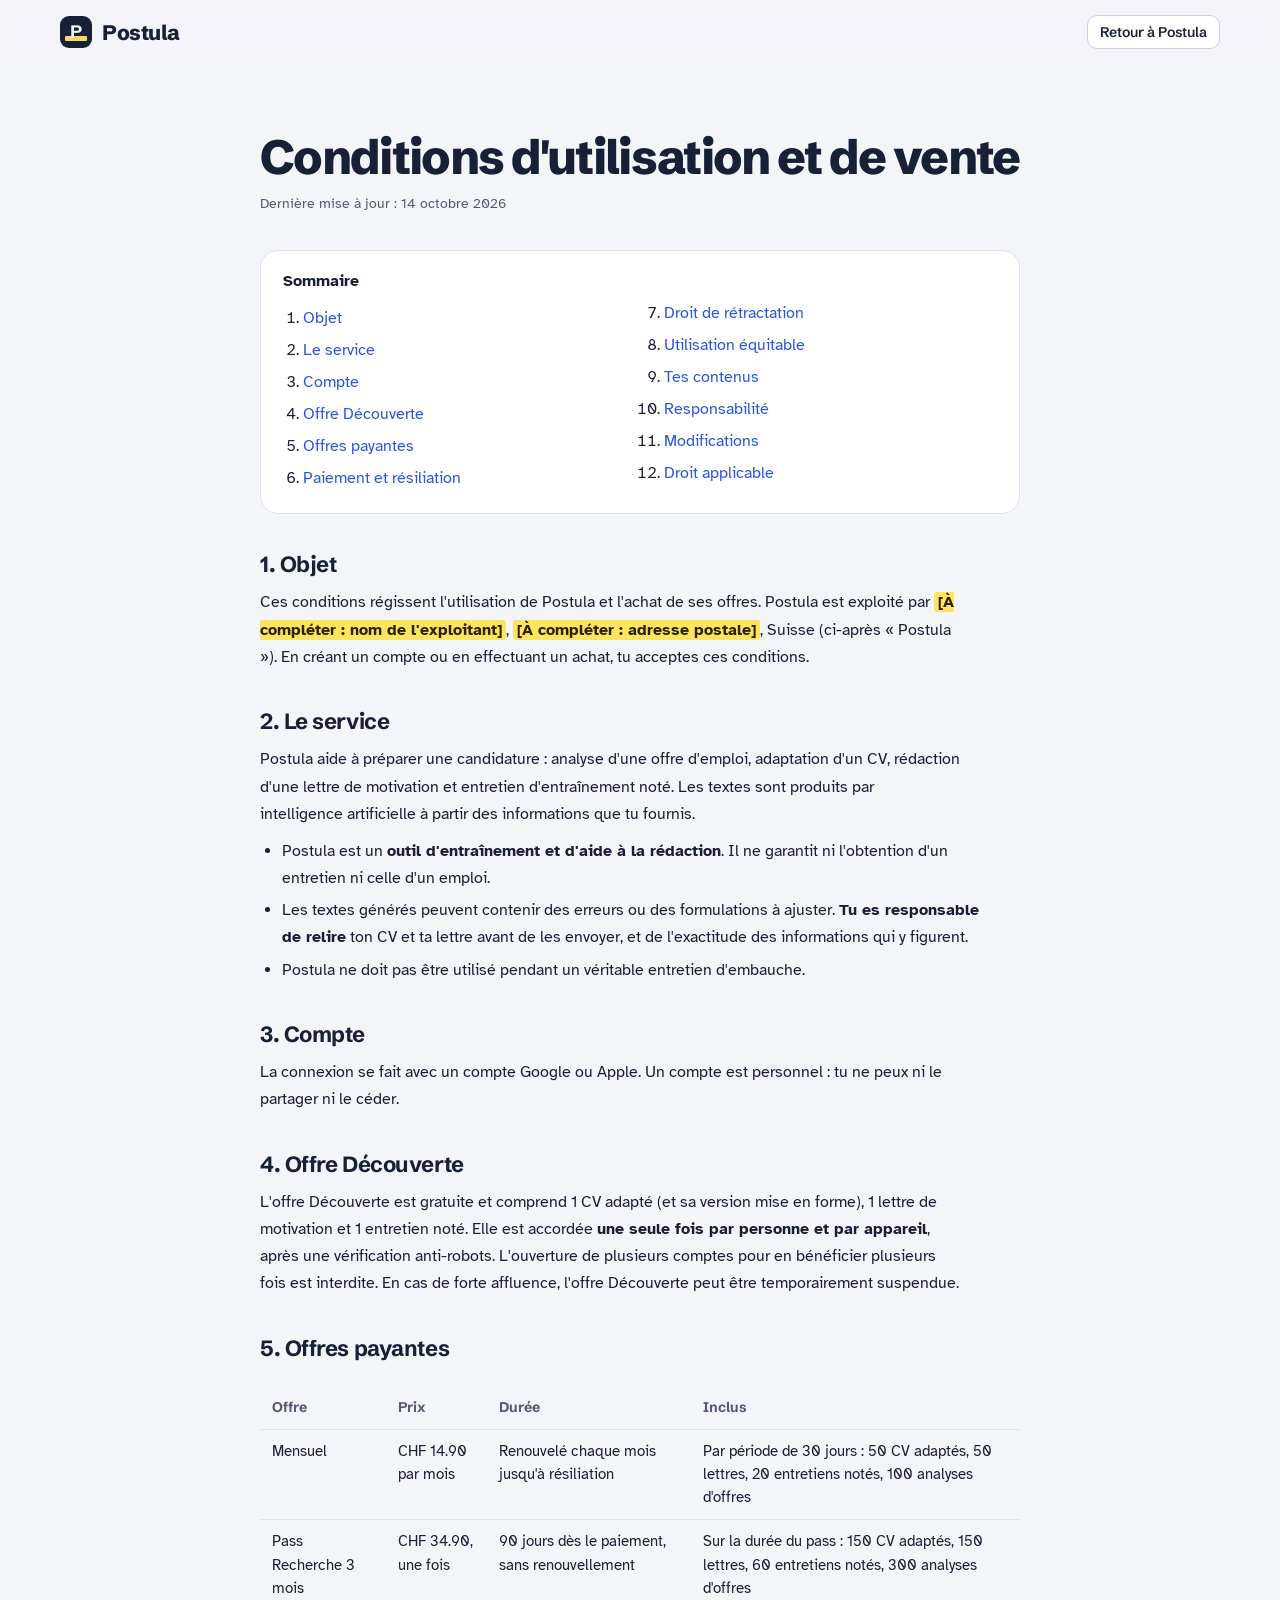
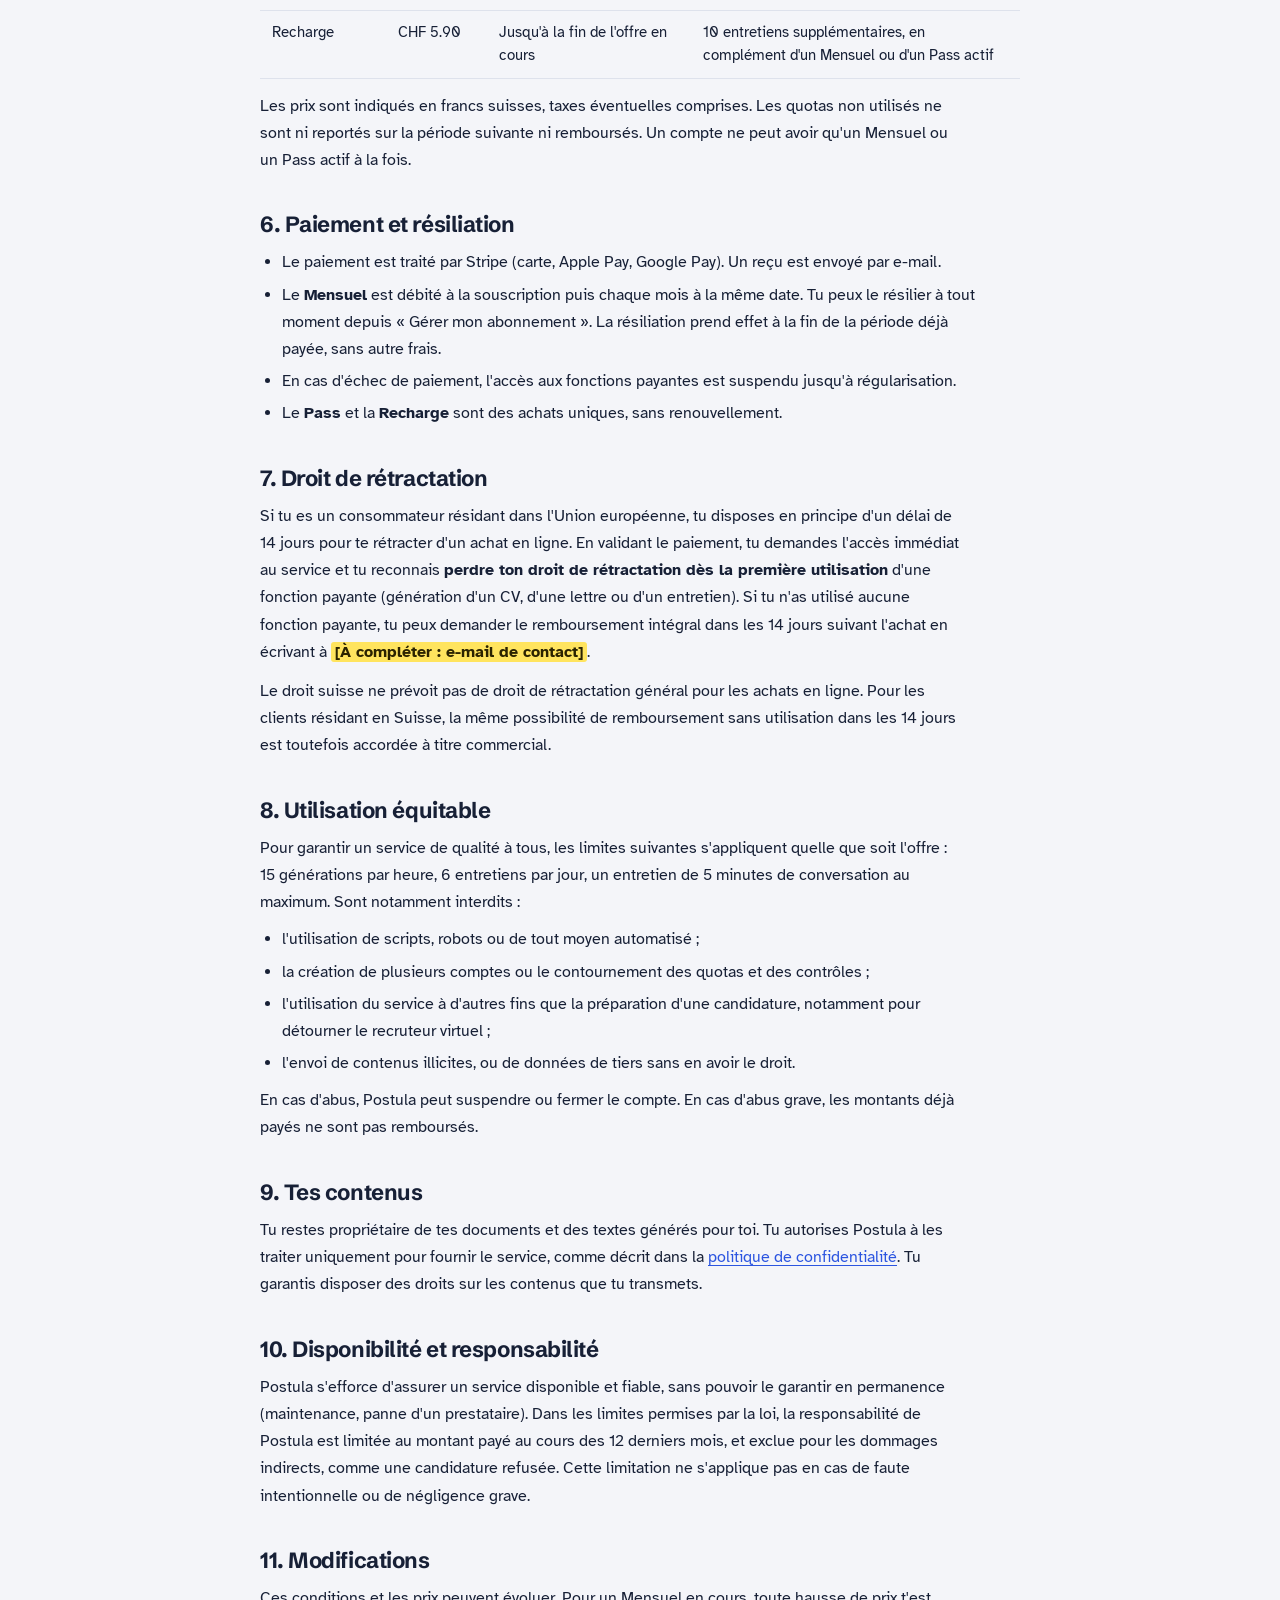
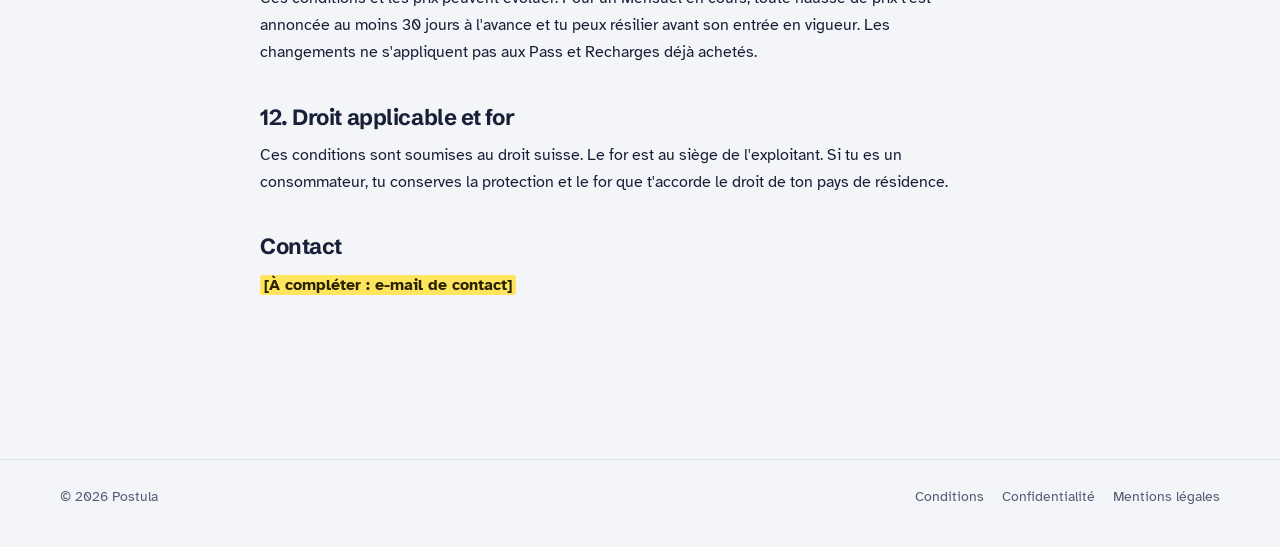
<file: web/conditions.html>
<!doctype html>
<html lang="fr">
<head>
<meta charset="utf-8">
<meta name="viewport" content="width=device-width,initial-scale=1,viewport-fit=cover">
<title>Conditions · Postula</title>
<meta name="description" content="Conditions d'utilisation et de vente de Postula : offres, paiement, résiliation, utilisation équitable.">
<link rel="icon" href="data:image/svg+xml,%3Csvg xmlns='http://www.w3.org/2000/svg' viewBox='0 0 32 32'%3E%3Crect width='32' height='32' rx='9' fill='%23172036'/%3E%3Crect x='5' y='20' width='22' height='5' fill='%23FFE45E'/%3E%3Ctext x='16' y='23' font-family='Arial' font-weight='800' font-size='19' text-anchor='middle' fill='%23F4F5F9'%3EP%3C/text%3E%3C/svg%3E">
<link rel="preconnect" href="https://fonts.googleapis.com">
<link rel="preconnect" href="https://fonts.gstatic.com" crossorigin>
<link rel="stylesheet" href="https://fonts.googleapis.com/css2?family=Atkinson+Hyperlegible:ital,wght@0,400;0,700;1,400&family=Schibsted+Grotesk:wght@500;600;700;800&display=swap">
<link rel="stylesheet" href="styles.css">
</head>
<body>
<header class="top" id="top">
  <div class="wrap">
    <a class="brand" href="./" aria-label="Postula, accueil"><span class="mark" aria-hidden="true"><b>P</b></span><span class="name">Postula</span></a>
    <a class="btn sm" href="./">Retour à Postula</a>
  </div>
</header>
<main class="wrap"><article class="legal">
<h1>Conditions d'utilisation et de vente</h1>
<p class="updated">Dernière mise à jour : 14 octobre 2026</p>
<nav class="toc" aria-label="Sommaire"><b>Sommaire</b><ol>
  <li><a href="#objet">Objet</a></li><li><a href="#service">Le service</a></li>
  <li><a href="#compte">Compte</a></li><li><a href="#decouverte">Offre Découverte</a></li>
  <li><a href="#offres">Offres payantes</a></li><li><a href="#paiement">Paiement et résiliation</a></li>
  <li><a href="#retractation">Droit de rétractation</a></li><li><a href="#usage">Utilisation équitable</a></li>
  <li><a href="#contenus">Tes contenus</a></li><li><a href="#responsabilite">Responsabilité</a></li>
  <li><a href="#modifications">Modifications</a></li><li><a href="#droit">Droit applicable</a></li>
</ol></nav>

<h2 id="objet">1. Objet</h2>
<p>Ces conditions régissent l'utilisation de Postula et l'achat de ses offres. Postula est exploité par <span class="fill">[À compléter : nom de l'exploitant]</span>, <span class="fill">[À compléter : adresse postale]</span>, Suisse (ci-après « Postula »). En créant un compte ou en effectuant un achat, tu acceptes ces conditions.</p>

<h2 id="service">2. Le service</h2>
<p>Postula aide à préparer une candidature : analyse d'une offre d'emploi, adaptation d'un CV, rédaction d'une lettre de motivation et entretien d'entraînement noté. Les textes sont produits par intelligence artificielle à partir des informations que tu fournis.</p>
<ul>
  <li>Postula est un <b>outil d'entraînement et d'aide à la rédaction</b>. Il ne garantit ni l'obtention d'un entretien ni celle d'un emploi.</li>
  <li>Les textes générés peuvent contenir des erreurs ou des formulations à ajuster. <b>Tu es responsable de relire</b> ton CV et ta lettre avant de les envoyer, et de l'exactitude des informations qui y figurent.</li>
  <li>Postula ne doit pas être utilisé pendant un véritable entretien d'embauche.</li>
</ul>

<h2 id="compte">3. Compte</h2>
<p>La connexion se fait avec un compte Google ou Apple. Un compte est personnel : tu ne peux ni le partager ni le céder.</p>

<h2 id="decouverte">4. Offre Découverte</h2>
<p>L'offre Découverte est gratuite et comprend 1 CV adapté (et sa version mise en forme), 1 lettre de motivation et 1 entretien noté. Elle est accordée <b>une seule fois par personne et par appareil</b>, après une vérification anti-robots. L'ouverture de plusieurs comptes pour en bénéficier plusieurs fois est interdite. En cas de forte affluence, l'offre Découverte peut être temporairement suspendue.</p>

<h2 id="offres">5. Offres payantes</h2>
<div class="tw"><table>
  <thead><tr><th>Offre</th><th>Prix</th><th>Durée</th><th>Inclus</th></tr></thead>
  <tbody>
    <tr><td>Mensuel</td><td>CHF 14.90 par mois</td><td>Renouvelé chaque mois jusqu'à résiliation</td><td>Par période de 30 jours : 50 CV adaptés, 50 lettres, 20 entretiens notés, 100 analyses d'offres</td></tr>
    <tr><td>Pass Recherche 3 mois</td><td>CHF 34.90, une fois</td><td>90 jours dès le paiement, sans renouvellement</td><td>Sur la durée du pass : 150 CV adaptés, 150 lettres, 60 entretiens notés, 300 analyses d'offres</td></tr>
    <tr><td>Recharge</td><td>CHF 5.90</td><td>Jusqu'à la fin de l'offre en cours</td><td>10 entretiens supplémentaires, en complément d'un Mensuel ou d'un Pass actif</td></tr>
  </tbody>
</table></div>
<p>Les prix sont indiqués en francs suisses, taxes éventuelles comprises. Les quotas non utilisés ne sont ni reportés sur la période suivante ni remboursés. Un compte ne peut avoir qu'un Mensuel ou un Pass actif à la fois.</p>

<h2 id="paiement">6. Paiement et résiliation</h2>
<ul>
  <li>Le paiement est traité par Stripe (carte, Apple Pay, Google Pay). Un reçu est envoyé par e-mail.</li>
  <li>Le <b>Mensuel</b> est débité à la souscription puis chaque mois à la même date. Tu peux le résilier à tout moment depuis « Gérer mon abonnement ». La résiliation prend effet à la fin de la période déjà payée, sans autre frais.</li>
  <li>En cas d'échec de paiement, l'accès aux fonctions payantes est suspendu jusqu'à régularisation.</li>
  <li>Le <b>Pass</b> et la <b>Recharge</b> sont des achats uniques, sans renouvellement.</li>
</ul>

<h2 id="retractation">7. Droit de rétractation</h2>
<p>Si tu es un consommateur résidant dans l'Union européenne, tu disposes en principe d'un délai de 14&nbsp;jours pour te rétracter d'un achat en ligne. En validant le paiement, tu demandes l'accès immédiat au service et tu reconnais <b>perdre ton droit de rétractation dès la première utilisation</b> d'une fonction payante (génération d'un CV, d'une lettre ou d'un entretien). Si tu n'as utilisé aucune fonction payante, tu peux demander le remboursement intégral dans les 14&nbsp;jours suivant l'achat en écrivant à <span class="fill">[À compléter : e-mail de contact]</span>.</p>
<p>Le droit suisse ne prévoit pas de droit de rétractation général pour les achats en ligne. Pour les clients résidant en Suisse, la même possibilité de remboursement sans utilisation dans les 14&nbsp;jours est toutefois accordée à titre commercial.</p>

<h2 id="usage">8. Utilisation équitable</h2>
<p>Pour garantir un service de qualité à tous, les limites suivantes s'appliquent quelle que soit l'offre : 15 générations par heure, 6 entretiens par jour, un entretien de 5 minutes de conversation au maximum. Sont notamment interdits :</p>
<ul>
  <li>l'utilisation de scripts, robots ou de tout moyen automatisé ;</li>
  <li>la création de plusieurs comptes ou le contournement des quotas et des contrôles ;</li>
  <li>l'utilisation du service à d'autres fins que la préparation d'une candidature, notamment pour détourner le recruteur virtuel ;</li>
  <li>l'envoi de contenus illicites, ou de données de tiers sans en avoir le droit.</li>
</ul>
<p>En cas d'abus, Postula peut suspendre ou fermer le compte. En cas d'abus grave, les montants déjà payés ne sont pas remboursés.</p>

<h2 id="contenus">9. Tes contenus</h2>
<p>Tu restes propriétaire de tes documents et des textes générés pour toi. Tu autorises Postula à les traiter uniquement pour fournir le service, comme décrit dans la <a href="confidentialite.html">politique de confidentialité</a>. Tu garantis disposer des droits sur les contenus que tu transmets.</p>

<h2 id="responsabilite">10. Disponibilité et responsabilité</h2>
<p>Postula s'efforce d'assurer un service disponible et fiable, sans pouvoir le garantir en permanence (maintenance, panne d'un prestataire). Dans les limites permises par la loi, la responsabilité de Postula est limitée au montant payé au cours des 12 derniers mois, et exclue pour les dommages indirects, comme une candidature refusée. Cette limitation ne s'applique pas en cas de faute intentionnelle ou de négligence grave.</p>

<h2 id="modifications">11. Modifications</h2>
<p>Ces conditions et les prix peuvent évoluer. Pour un Mensuel en cours, toute hausse de prix t'est annoncée au moins 30 jours à l'avance et tu peux résilier avant son entrée en vigueur. Les changements ne s'appliquent pas aux Pass et Recharges déjà achetés.</p>

<h2 id="droit">12. Droit applicable et for</h2>
<p>Ces conditions sont soumises au droit suisse. Le for est au siège de l'exploitant. Si tu es un consommateur, tu conserves la protection et le for que t'accorde le droit de ton pays de résidence.</p>

<h2>Contact</h2>
<p><span class="fill">[À compléter : e-mail de contact]</span></p>
</article></main>
<footer class="site">
  <div class="wrap">
    <span>© 2026 Postula</span>
    <nav aria-label="Informations légales"><a href="conditions.html">Conditions</a><a href="confidentialite.html">Confidentialité</a><a href="mentions-legales.html">Mentions légales</a></nav>
  </div>
</footer>
<script>addEventListener("scroll",()=>document.getElementById("top").classList.toggle("scrolled",scrollY>4),{passive:true})</script>
</body>
</html>
</file>
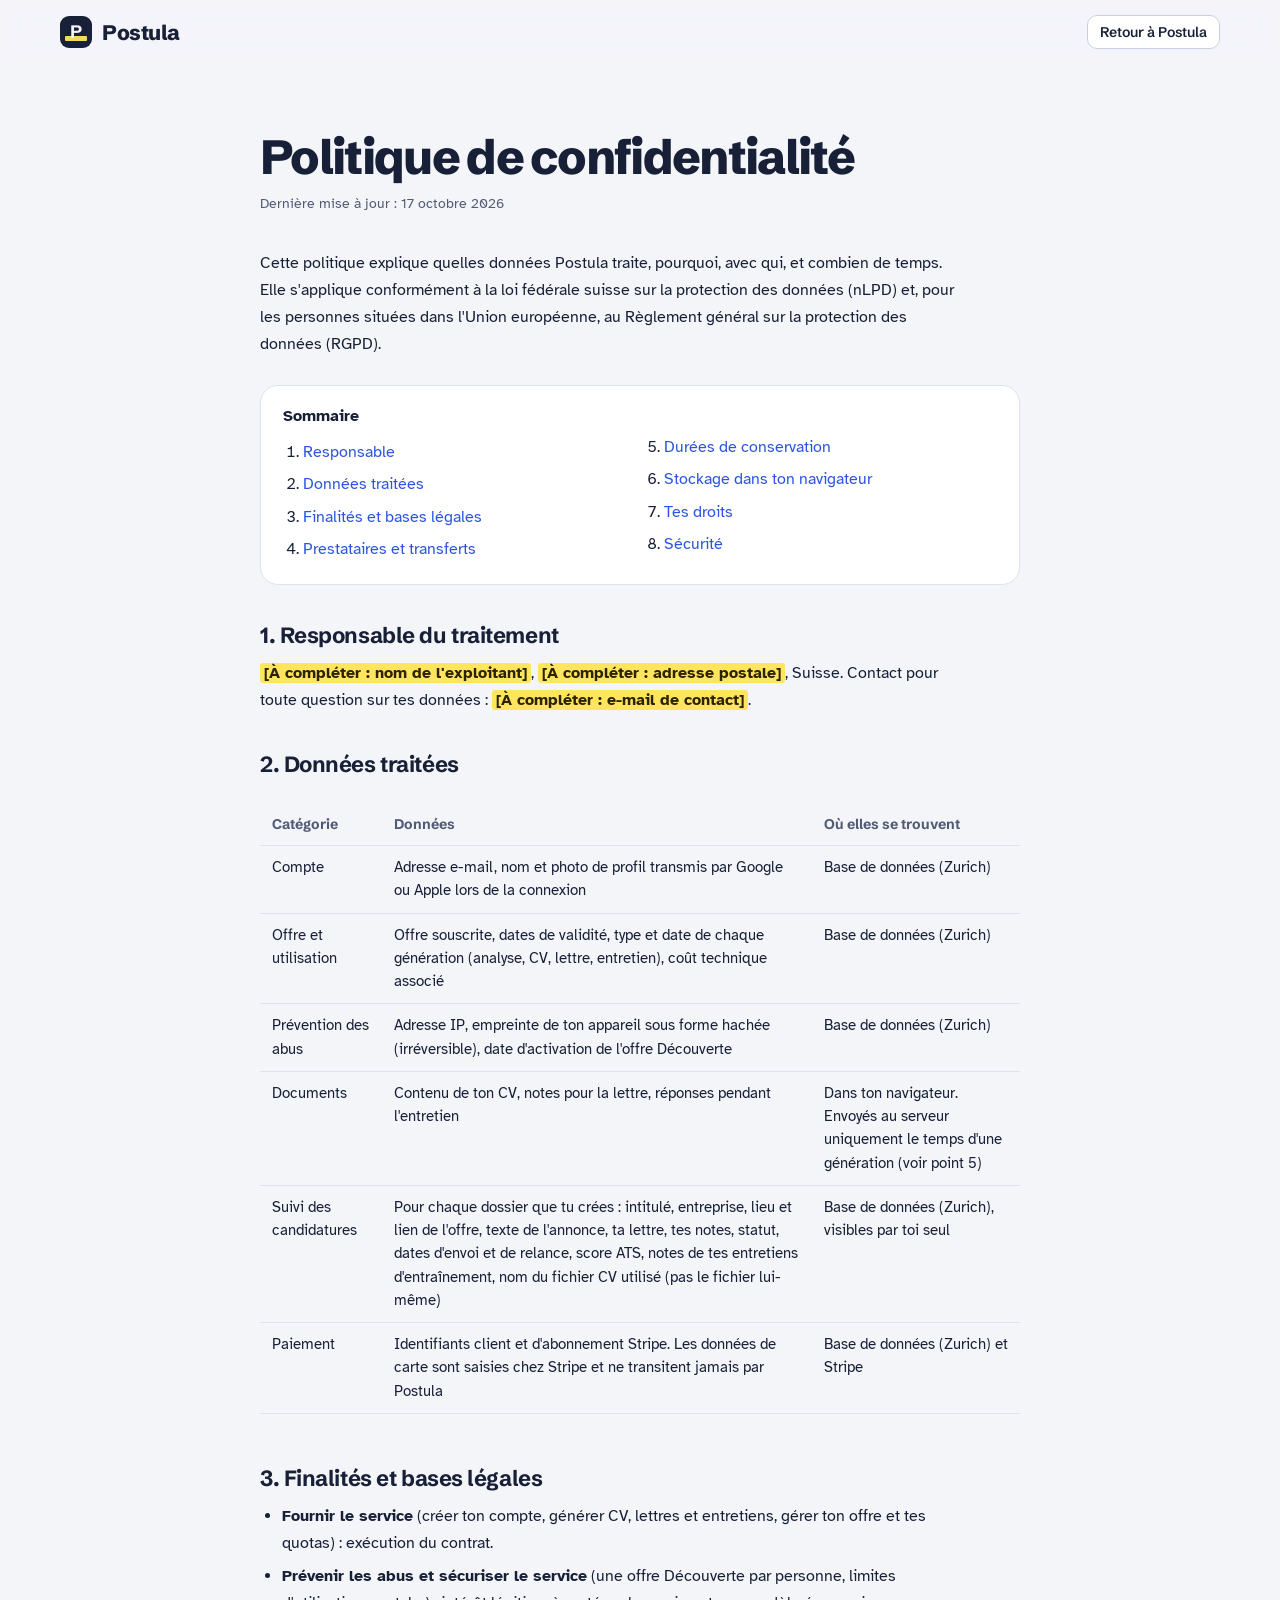
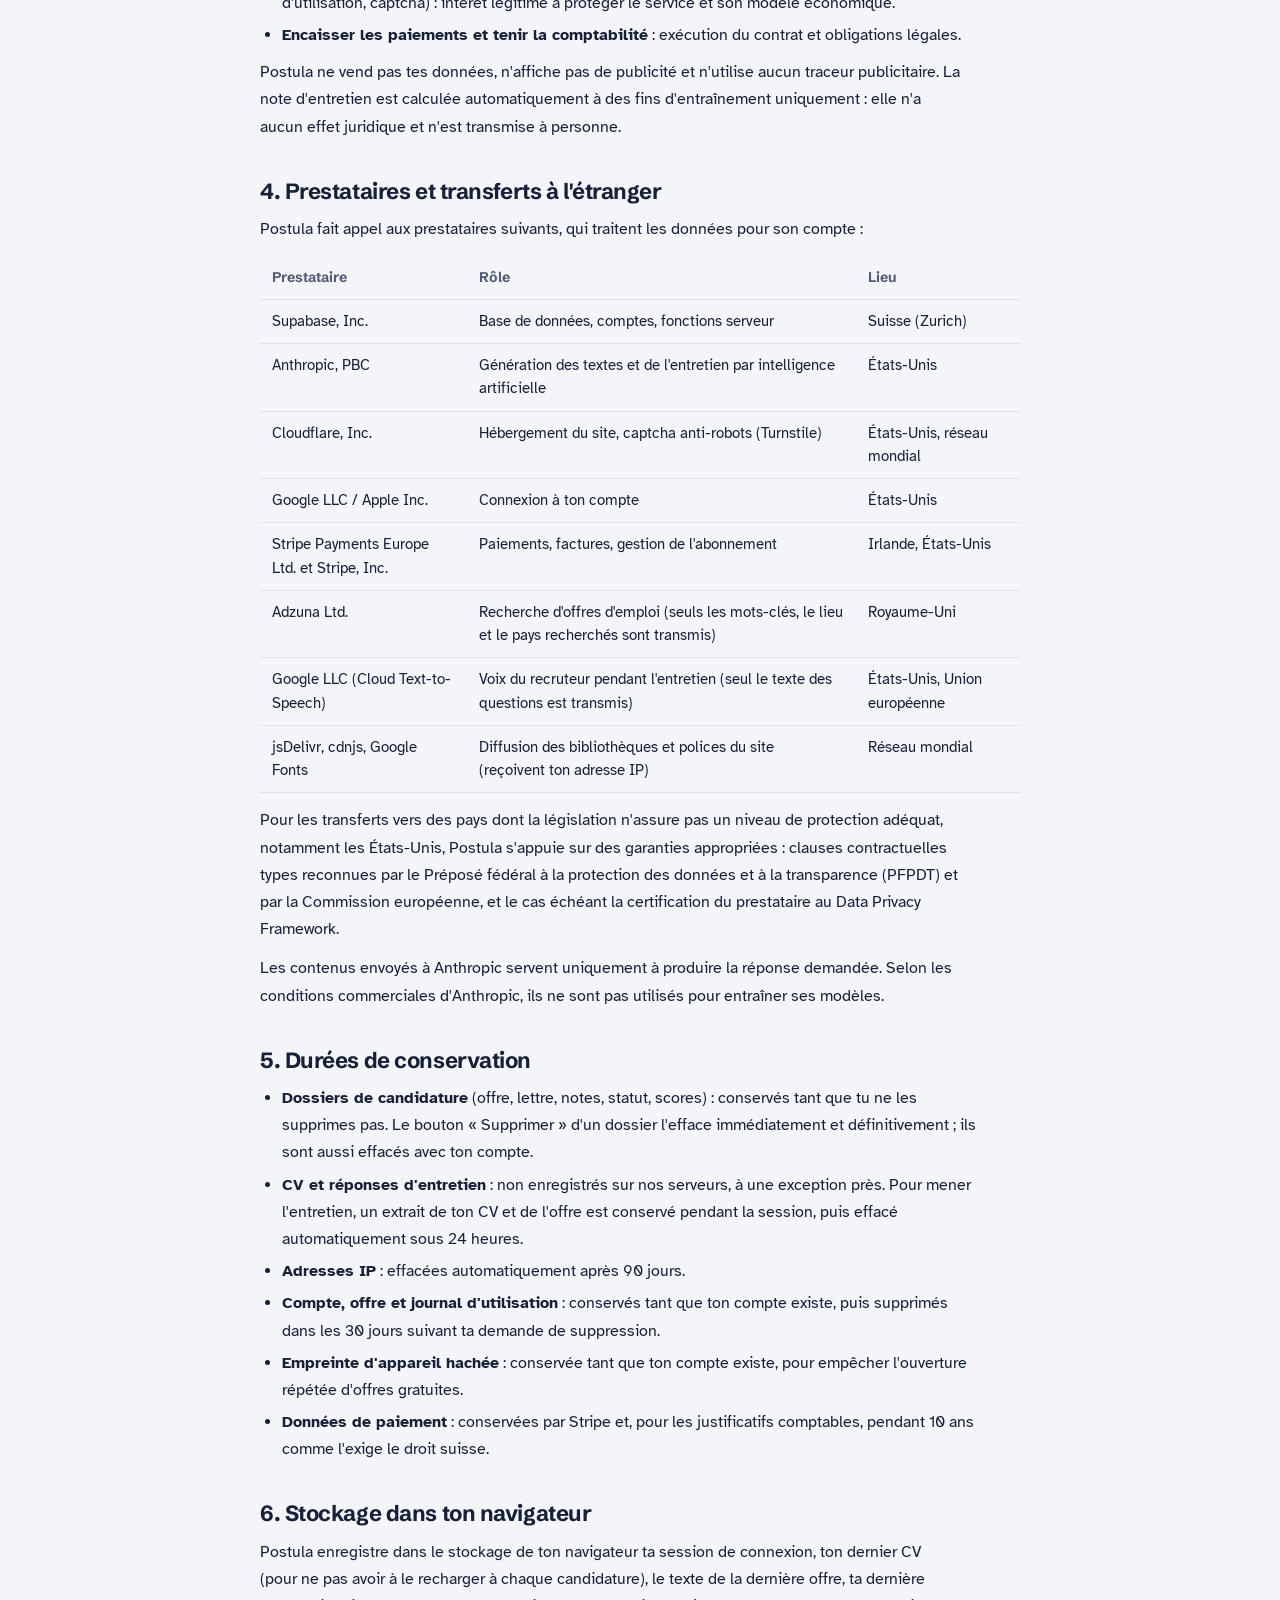
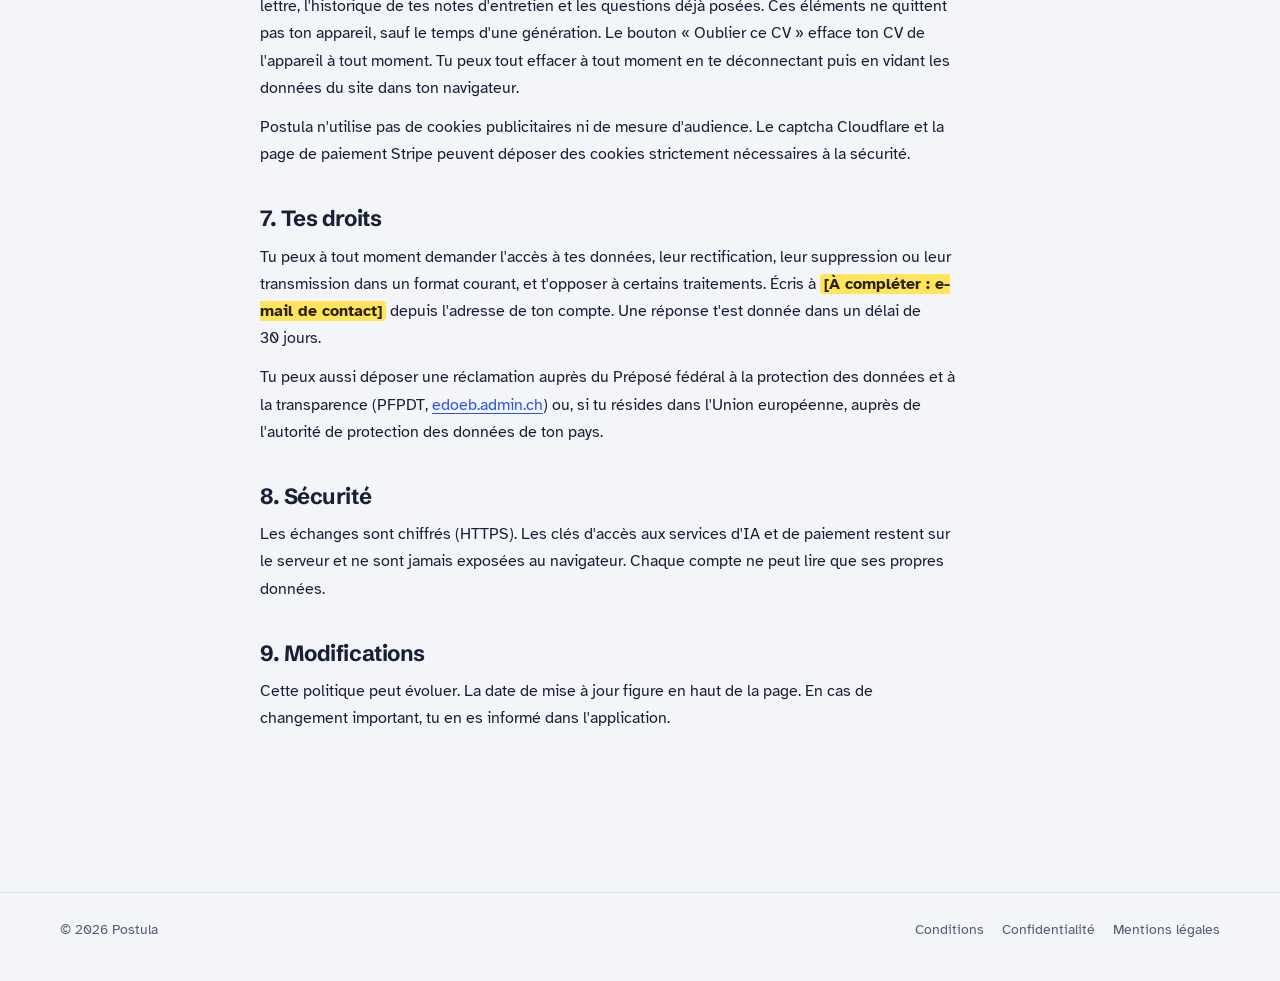
<file: web/confidentialite.html>
<!doctype html>
<html lang="fr">
<head>
<meta charset="utf-8">
<meta name="viewport" content="width=device-width,initial-scale=1,viewport-fit=cover">
<title>Confidentialité · Postula</title>
<meta name="description" content="Quelles données Postula traite, pourquoi, avec qui et combien de temps. Conforme nLPD et RGPD.">
<link rel="icon" href="data:image/svg+xml,%3Csvg xmlns='http://www.w3.org/2000/svg' viewBox='0 0 32 32'%3E%3Crect width='32' height='32' rx='9' fill='%23172036'/%3E%3Crect x='5' y='20' width='22' height='5' fill='%23FFE45E'/%3E%3Ctext x='16' y='23' font-family='Arial' font-weight='800' font-size='19' text-anchor='middle' fill='%23F4F5F9'%3EP%3C/text%3E%3C/svg%3E">
<link rel="preconnect" href="https://fonts.googleapis.com">
<link rel="preconnect" href="https://fonts.gstatic.com" crossorigin>
<link rel="stylesheet" href="https://fonts.googleapis.com/css2?family=Atkinson+Hyperlegible:ital,wght@0,400;0,700;1,400&family=Schibsted+Grotesk:wght@500;600;700;800&display=swap">
<link rel="stylesheet" href="styles.css">
</head>
<body>
<header class="top" id="top">
  <div class="wrap">
    <a class="brand" href="./" aria-label="Postula, accueil"><span class="mark" aria-hidden="true"><b>P</b></span><span class="name">Postula</span></a>
    <a class="btn sm" href="./">Retour à Postula</a>
  </div>
</header>
<main class="wrap"><article class="legal">
<h1>Politique de confidentialité</h1>
<p class="updated">Dernière mise à jour : 17 octobre 2026</p>
<p>Cette politique explique quelles données Postula traite, pourquoi, avec qui, et combien de temps. Elle s'applique conformément à la loi fédérale suisse sur la protection des données (nLPD) et, pour les personnes situées dans l'Union européenne, au Règlement général sur la protection des données (RGPD).</p>

<nav class="toc" aria-label="Sommaire"><b>Sommaire</b><ol>
  <li><a href="#responsable">Responsable</a></li><li><a href="#donnees">Données traitées</a></li>
  <li><a href="#finalites">Finalités et bases légales</a></li><li><a href="#prestataires">Prestataires et transferts</a></li>
  <li><a href="#durees">Durées de conservation</a></li><li><a href="#navigateur">Stockage dans ton navigateur</a></li>
  <li><a href="#droits">Tes droits</a></li><li><a href="#securite">Sécurité</a></li>
</ol></nav>

<h2 id="responsable">1. Responsable du traitement</h2>
<p><span class="fill">[À compléter : nom de l'exploitant]</span>, <span class="fill">[À compléter : adresse postale]</span>, Suisse. Contact pour toute question sur tes données : <span class="fill">[À compléter : e-mail de contact]</span>.</p>

<h2 id="donnees">2. Données traitées</h2>
<div class="tw"><table>
  <thead><tr><th>Catégorie</th><th>Données</th><th>Où elles se trouvent</th></tr></thead>
  <tbody>
    <tr><td>Compte</td><td>Adresse e-mail, nom et photo de profil transmis par Google ou Apple lors de la connexion</td><td>Base de données (Zurich)</td></tr>
    <tr><td>Offre et utilisation</td><td>Offre souscrite, dates de validité, type et date de chaque génération (analyse, CV, lettre, entretien), coût technique associé</td><td>Base de données (Zurich)</td></tr>
    <tr><td>Prévention des abus</td><td>Adresse IP, empreinte de ton appareil sous forme hachée (irréversible), date d'activation de l'offre Découverte</td><td>Base de données (Zurich)</td></tr>
    <tr><td>Documents</td><td>Contenu de ton CV, notes pour la lettre, réponses pendant l'entretien</td><td>Dans ton navigateur. Envoyés au serveur uniquement le temps d'une génération (voir point 5)</td></tr>
    <tr><td>Suivi des candidatures</td><td>Pour chaque dossier que tu crées : intitulé, entreprise, lieu et lien de l'offre, texte de l'annonce, ta lettre, tes notes, statut, dates d'envoi et de relance, score ATS, notes de tes entretiens d'entraînement, nom du fichier CV utilisé (pas le fichier lui-même)</td><td>Base de données (Zurich), visibles par toi seul</td></tr>
    <tr><td>Paiement</td><td>Identifiants client et d'abonnement Stripe. Les données de carte sont saisies chez Stripe et ne transitent jamais par Postula</td><td>Base de données (Zurich) et Stripe</td></tr>
  </tbody>
</table></div>

<h2 id="finalites">3. Finalités et bases légales</h2>
<ul>
  <li><b>Fournir le service</b> (créer ton compte, générer CV, lettres et entretiens, gérer ton offre et tes quotas) : exécution du contrat.</li>
  <li><b>Prévenir les abus et sécuriser le service</b> (une offre Découverte par personne, limites d'utilisation, captcha) : intérêt légitime à protéger le service et son modèle économique.</li>
  <li><b>Encaisser les paiements et tenir la comptabilité</b> : exécution du contrat et obligations légales.</li>
</ul>
<p>Postula ne vend pas tes données, n'affiche pas de publicité et n'utilise aucun traceur publicitaire. La note d'entretien est calculée automatiquement à des fins d'entraînement uniquement : elle n'a aucun effet juridique et n'est transmise à personne.</p>

<h2 id="prestataires">4. Prestataires et transferts à l'étranger</h2>
<p>Postula fait appel aux prestataires suivants, qui traitent les données pour son compte :</p>
<div class="tw"><table>
  <thead><tr><th>Prestataire</th><th>Rôle</th><th>Lieu</th></tr></thead>
  <tbody>
    <tr><td>Supabase, Inc.</td><td>Base de données, comptes, fonctions serveur</td><td>Suisse (Zurich)</td></tr>
    <tr><td>Anthropic, PBC</td><td>Génération des textes et de l'entretien par intelligence artificielle</td><td>États-Unis</td></tr>
    <tr><td>Cloudflare, Inc.</td><td>Hébergement du site, captcha anti-robots (Turnstile)</td><td>États-Unis, réseau mondial</td></tr>
    <tr><td>Google LLC / Apple Inc.</td><td>Connexion à ton compte</td><td>États-Unis</td></tr>
    <tr><td>Stripe Payments Europe Ltd. et Stripe, Inc.</td><td>Paiements, factures, gestion de l'abonnement</td><td>Irlande, États-Unis</td></tr>
    <tr><td>Adzuna Ltd.</td><td>Recherche d'offres d'emploi (seuls les mots-clés, le lieu et le pays recherchés sont transmis)</td><td>Royaume-Uni</td></tr>
    <tr><td>Google LLC (Cloud Text-to-Speech)</td><td>Voix du recruteur pendant l'entretien (seul le texte des questions est transmis)</td><td>États-Unis, Union européenne</td></tr>
    <tr><td>jsDelivr, cdnjs, Google Fonts</td><td>Diffusion des bibliothèques et polices du site (reçoivent ton adresse IP)</td><td>Réseau mondial</td></tr>
  </tbody>
</table></div>
<p>Pour les transferts vers des pays dont la législation n'assure pas un niveau de protection adéquat, notamment les États-Unis, Postula s'appuie sur des garanties appropriées : clauses contractuelles types reconnues par le Préposé fédéral à la protection des données et à la transparence (PFPDT) et par la Commission européenne, et le cas échéant la certification du prestataire au Data Privacy Framework.</p>
<p>Les contenus envoyés à Anthropic servent uniquement à produire la réponse demandée. Selon les conditions commerciales d'Anthropic, ils ne sont pas utilisés pour entraîner ses modèles.</p>

<h2 id="durees">5. Durées de conservation</h2>
<ul>
  <li><b>Dossiers de candidature</b> (offre, lettre, notes, statut, scores) : conservés tant que tu ne les supprimes pas. Le bouton « Supprimer » d'un dossier l'efface immédiatement et définitivement ; ils sont aussi effacés avec ton compte.</li>
  <li><b>CV et réponses d'entretien</b> : non enregistrés sur nos serveurs, à une exception près. Pour mener l'entretien, un extrait de ton CV et de l'offre est conservé pendant la session, puis effacé automatiquement sous 24&nbsp;heures.</li>
  <li><b>Adresses IP</b> : effacées automatiquement après 90&nbsp;jours.</li>
  <li><b>Compte, offre et journal d'utilisation</b> : conservés tant que ton compte existe, puis supprimés dans les 30&nbsp;jours suivant ta demande de suppression.</li>
  <li><b>Empreinte d'appareil hachée</b> : conservée tant que ton compte existe, pour empêcher l'ouverture répétée d'offres gratuites.</li>
  <li><b>Données de paiement</b> : conservées par Stripe et, pour les justificatifs comptables, pendant 10&nbsp;ans comme l'exige le droit suisse.</li>
</ul>

<h2 id="navigateur">6. Stockage dans ton navigateur</h2>
<p>Postula enregistre dans le stockage de ton navigateur ta session de connexion, ton dernier CV (pour ne pas avoir à le recharger à chaque candidature), le texte de la dernière offre, ta dernière lettre, l'historique de tes notes d'entretien et les questions déjà posées. Ces éléments ne quittent pas ton appareil, sauf le temps d'une génération. Le bouton « Oublier ce CV » efface ton CV de l'appareil à tout moment. Tu peux tout effacer à tout moment en te déconnectant puis en vidant les données du site dans ton navigateur.</p>
<p>Postula n'utilise pas de cookies publicitaires ni de mesure d'audience. Le captcha Cloudflare et la page de paiement Stripe peuvent déposer des cookies strictement nécessaires à la sécurité.</p>

<h2 id="droits">7. Tes droits</h2>
<p>Tu peux à tout moment demander l'accès à tes données, leur rectification, leur suppression ou leur transmission dans un format courant, et t'opposer à certains traitements. Écris à <span class="fill">[À compléter : e-mail de contact]</span> depuis l'adresse de ton compte. Une réponse t'est donnée dans un délai de 30&nbsp;jours.</p>
<p>Tu peux aussi déposer une réclamation auprès du Préposé fédéral à la protection des données et à la transparence (PFPDT, <a href="https://www.edoeb.admin.ch" rel="noopener">edoeb.admin.ch</a>) ou, si tu résides dans l'Union européenne, auprès de l'autorité de protection des données de ton pays.</p>

<h2 id="securite">8. Sécurité</h2>
<p>Les échanges sont chiffrés (HTTPS). Les clés d'accès aux services d'IA et de paiement restent sur le serveur et ne sont jamais exposées au navigateur. Chaque compte ne peut lire que ses propres données.</p>

<h2>9. Modifications</h2>
<p>Cette politique peut évoluer. La date de mise à jour figure en haut de la page. En cas de changement important, tu en es informé dans l'application.</p>
</article></main>
<footer class="site">
  <div class="wrap">
    <span>© 2026 Postula</span>
    <nav aria-label="Informations légales"><a href="conditions.html">Conditions</a><a href="confidentialite.html">Confidentialité</a><a href="mentions-legales.html">Mentions légales</a></nav>
  </div>
</footer>
<script>addEventListener("scroll",()=>document.getElementById("top").classList.toggle("scrolled",scrollY>4),{passive:true})</script>
</body>
</html>
</file>
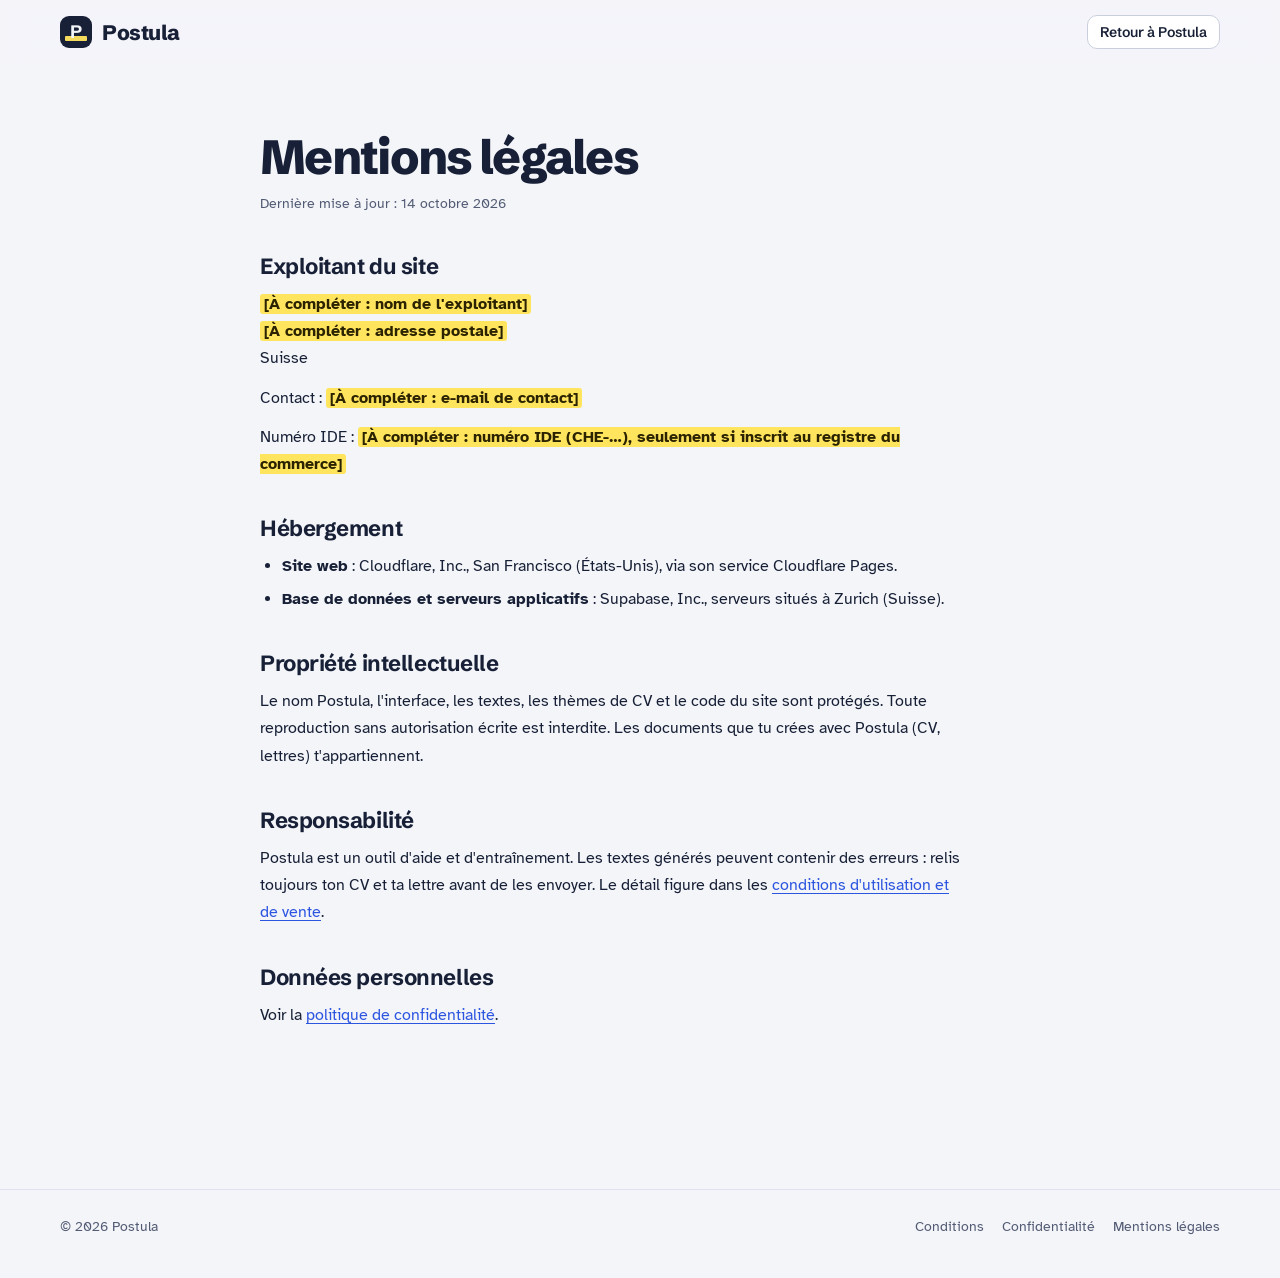
<file: web/mentions-legales.html>
<!doctype html>
<html lang="fr">
<head>
<meta charset="utf-8">
<meta name="viewport" content="width=device-width,initial-scale=1,viewport-fit=cover">
<title>Mentions légales · Postula</title>
<meta name="description" content="Mentions légales de Postula : exploitant, hébergement, propriété intellectuelle.">
<link rel="icon" href="data:image/svg+xml,%3Csvg xmlns='http://www.w3.org/2000/svg' viewBox='0 0 32 32'%3E%3Crect width='32' height='32' rx='9' fill='%23172036'/%3E%3Crect x='5' y='20' width='22' height='5' fill='%23FFE45E'/%3E%3Ctext x='16' y='23' font-family='Arial' font-weight='800' font-size='19' text-anchor='middle' fill='%23F4F5F9'%3EP%3C/text%3E%3C/svg%3E">
<link rel="preconnect" href="https://fonts.googleapis.com">
<link rel="preconnect" href="https://fonts.gstatic.com" crossorigin>
<link rel="stylesheet" href="https://fonts.googleapis.com/css2?family=Atkinson+Hyperlegible:ital,wght@0,400;0,700;1,400&family=Schibsted+Grotesk:wght@500;600;700;800&display=swap">
<link rel="stylesheet" href="styles.css">
</head>
<body>
<header class="top" id="top">
  <div class="wrap">
    <a class="brand" href="./" aria-label="Postula, accueil"><span class="mark" aria-hidden="true"><b>P</b></span><span class="name">Postula</span></a>
    <a class="btn sm" href="./">Retour à Postula</a>
  </div>
</header>
<main class="wrap"><article class="legal">
<h1>Mentions légales</h1>
<p class="updated">Dernière mise à jour : 14 octobre 2026</p>
<h2>Exploitant du site</h2>
<p><span class="fill">[À compléter : nom de l'exploitant]</span><br><span class="fill">[À compléter : adresse postale]</span><br>Suisse</p>
<p>Contact : <span class="fill">[À compléter : e-mail de contact]</span></p>
<p>Numéro IDE : <span class="fill">[À compléter : numéro IDE (CHE-…), seulement si inscrit au registre du commerce]</span></p>

<h2>Hébergement</h2>
<ul>
  <li><b>Site web</b> : Cloudflare, Inc., San Francisco (États-Unis), via son service Cloudflare Pages.</li>
  <li><b>Base de données et serveurs applicatifs</b> : Supabase, Inc., serveurs situés à Zurich (Suisse).</li>
</ul>

<h2>Propriété intellectuelle</h2>
<p>Le nom Postula, l'interface, les textes, les thèmes de CV et le code du site sont protégés. Toute reproduction sans autorisation écrite est interdite. Les documents que tu crées avec Postula (CV, lettres) t'appartiennent.</p>

<h2>Responsabilité</h2>
<p>Postula est un outil d'aide et d'entraînement. Les textes générés peuvent contenir des erreurs : relis toujours ton CV et ta lettre avant de les envoyer. Le détail figure dans les <a href="conditions.html">conditions d'utilisation et de vente</a>.</p>

<h2>Données personnelles</h2>
<p>Voir la <a href="confidentialite.html">politique de confidentialité</a>.</p>
</article></main>
<footer class="site">
  <div class="wrap">
    <span>© 2026 Postula</span>
    <nav aria-label="Informations légales"><a href="conditions.html">Conditions</a><a href="confidentialite.html">Confidentialité</a><a href="mentions-legales.html">Mentions légales</a></nav>
  </div>
</footer>
<script>addEventListener("scroll",()=>document.getElementById("top").classList.toggle("scrolled",scrollY>4),{passive:true})</script>
</body>
</html>
</file>
<file: web/styles.css>
/* Postula — « le dossier de candidature »
   Concept : une table de travail claire où l'on pose des documents. Le CV est une vraie feuille,
   les changements sont surlignés au marqueur (le seul élément vif), l'encre bleue guide l'action.
   Rayons selon le rôle : contrôle 10, panneau 18, feuille de papier 4. */
:root{
  --paper:#F4F5F9;      /* fond : table de travail, blanc froid */
  --sheet:#FFFFFF;      /* panneaux et feuilles */
  --ink:#172036;        /* texte, bouton principal */
  --ink-2:#525B74;      /* texte secondaire */
  --line:#DEE2EC;
  --line-2:#C9CFDD;
  --blue:#2C55E0;       /* encre : liens, focus, étape en cours */
  --blue-soft:#E9EEFF;
  --marker:#FFE45E;     /* surligneur : ce qui a changé, mots-clés */
  --marker-ink:#2B2300;
  --good:#1D8556; --warn:#9E6305; --danger:#C23A1C;
  --on-ink:#FFFFFF;
  --studio:#172036; --on-studio:#FFFFFF;  /* panneau du recruteur, sombre dans les deux thèmes */
  --shadow-sheet:0 1px 2px rgba(23,32,54,.06),0 8px 24px -12px rgba(23,32,54,.22);
  --shadow-float:0 18px 50px -20px rgba(23,32,54,.35);
  --f-display:"Schibsted Grotesk","Helvetica Neue",Arial,system-ui,sans-serif;
  --f-body:"Atkinson Hyperlegible","Segoe UI",system-ui,-apple-system,sans-serif;
  --r-ctl:10px; --r-panel:18px; --r-sheet:4px;
  --ease:cubic-bezier(.2,.7,.2,1);
  /* compat. ancien code */
  --bg:var(--paper); --surface:var(--sheet); --mute:var(--ink-2); --accent:var(--blue); --mark:var(--marker); --mark-ink:var(--marker-ink);
}
@media (prefers-color-scheme: dark){:root:not([data-theme="light"]){
  --paper:#0E1320; --sheet:#161D2F; --ink:#E8ECF6; --ink-2:#A2ABC2; --line:#283150; --line-2:#36406A;
  --blue:#8DA8FF; --blue-soft:#1C2748; --marker:#EBD24B; --marker-ink:#231C00;
  --good:#5CCB92; --warn:#E5B04A; --danger:#FF8D70; --on-ink:#0E1320; --studio:#070A13; --on-studio:#E8ECF6;
  --shadow-sheet:0 1px 2px rgba(0,0,0,.3),0 10px 30px -14px rgba(0,0,0,.6);
  --shadow-float:0 20px 60px -20px rgba(0,0,0,.7);
  color-scheme:dark}}
:root[data-theme="dark"]{
  --paper:#0E1320; --sheet:#161D2F; --ink:#E8ECF6; --ink-2:#A2ABC2; --line:#283150; --line-2:#36406A;
  --blue:#8DA8FF; --blue-soft:#1C2748; --marker:#EBD24B; --marker-ink:#231C00;
  --good:#5CCB92; --warn:#E5B04A; --danger:#FF8D70; --on-ink:#0E1320; --studio:#070A13; --on-studio:#E8ECF6;
  --shadow-sheet:0 1px 2px rgba(0,0,0,.3),0 10px 30px -14px rgba(0,0,0,.6);
  --shadow-float:0 20px 60px -20px rgba(0,0,0,.7);
  color-scheme:dark}

*,*::before,*::after{box-sizing:border-box}
html{scroll-behavior:smooth;-webkit-text-size-adjust:100%}
@media (prefers-reduced-motion:reduce){html{scroll-behavior:auto}}
body{margin:0;background:var(--paper);color:var(--ink);font-family:var(--f-body);font-size:16px;line-height:1.55;-webkit-font-smoothing:antialiased}
img{max-width:100%}
[hidden]{display:none!important}
a{color:var(--blue);text-underline-offset:3px}
::selection{background:var(--marker);color:var(--marker-ink)}

.wrap{max-width:1200px;margin:0 auto;padding-left:max(20px,env(safe-area-inset-left,0px));padding-right:max(20px,env(safe-area-inset-right,0px))}
main.wrap{padding-block:28px 64px}

/* ---------- En-tête ---------- */
header.top{position:sticky;top:0;z-index:30;background:color-mix(in srgb,var(--paper) 82%,transparent);backdrop-filter:saturate(1.4) blur(14px);-webkit-backdrop-filter:saturate(1.4) blur(14px);border-bottom:1px solid transparent;transition:border-color .2s}
header.top.scrolled{border-bottom-color:var(--line)}
header.top .wrap{display:flex;align-items:center;justify-content:space-between;gap:16px;min-height:64px;padding-block:10px}
.brand{display:flex;align-items:center;gap:10px;text-decoration:none;color:var(--ink)}
.brand .mark{width:32px;height:32px;border-radius:9px;background:var(--ink);color:var(--paper);display:grid;place-items:center;font-family:var(--f-display);font-weight:800;font-size:18px;position:relative;overflow:hidden}
.brand .mark::after{content:"";position:absolute;left:5px;right:5px;bottom:7px;height:5px;background:var(--marker);opacity:.95;border-radius:1px;mix-blend-mode:normal;z-index:0}
.brand .mark b{position:relative;z-index:1}
.brand .name{font-family:var(--f-display);font-weight:800;font-size:21px;letter-spacing:-.02em}
.account{display:flex;align-items:center;gap:8px;min-width:0;flex-wrap:wrap;justify-content:flex-end}
.acc-plan{display:flex;flex-direction:column;align-items:flex-end;line-height:1.2;min-width:0}
.acc-quota{display:flex;gap:6px;flex-wrap:wrap;font-size:13px;color:var(--ink-2);font-variant-numeric:tabular-nums}
.acc-quota span[aria-hidden]{color:var(--line-2)}
.acc-menu{position:relative}
.acc-menu summary{list-style:none;cursor:pointer;width:38px;height:38px;border-radius:50%;background:var(--blue-soft);color:var(--blue);display:grid;place-items:center;font-family:var(--f-display);font-weight:700;font-size:15px;border:1px solid var(--line)}
.acc-menu summary::-webkit-details-marker{display:none}
.acc-menu summary:focus-visible{outline:2px solid var(--blue);outline-offset:2px}
.acc-pop{position:absolute;right:0;top:calc(100% + 8px);width:min(300px,calc(100vw - 32px));background:var(--sheet);border:1px solid var(--line);border-radius:14px;box-shadow:var(--shadow-float);padding:8px;display:flex;flex-direction:column;gap:2px;z-index:40;animation:pop .16s var(--ease)}
.acc-pop .acc-email{padding:8px 10px 10px;font-size:13px;color:var(--ink-2);border-bottom:1px solid var(--line);margin-bottom:4px;overflow:hidden;text-overflow:ellipsis;white-space:nowrap}
.acc-pop .btn{justify-content:flex-start;width:100%;border-color:transparent;background:transparent;font-weight:500}
.acc-pop .btn:hover{background:var(--paper)}
@keyframes pop{from{opacity:0;transform:translateY(-4px) scale(.98)}to{opacity:1;transform:none}}
@media (max-width:640px){.acc-plan .acc-quota{display:none}}

/* ---------- Typographie ---------- */
h1,h2,h3{font-family:var(--f-display);color:var(--ink);text-wrap:balance;margin:0}
h1{font-weight:800;letter-spacing:-.035em;line-height:1.02}
h2{font-weight:700;font-size:clamp(22px,2.4vw,26px);letter-spacing:-.02em;line-height:1.15}
h3{font-weight:700;font-size:17px;letter-spacing:-.01em;line-height:1.25}
p{margin:0}
.lede{color:var(--ink-2);font-size:15px;max-width:62ch}
.hint{color:var(--ink-2);font-size:13.5px;margin-top:6px}
label{font-family:var(--f-display);font-weight:600;font-size:14px;display:block;margin-bottom:7px;color:var(--ink)}

/* ---------- Contrôles ---------- */
input[type=text],input[type=url],input[type=search],input[type=date],textarea,select{width:100%;font:inherit;font-size:15px;color:var(--ink);background:var(--paper);border:1px solid var(--line);border-radius:var(--r-ctl);padding:11px 13px;transition:border-color .15s,background .15s,box-shadow .15s}
input:hover,textarea:hover,select:hover{border-color:var(--line-2)}
input:focus,textarea:focus,select:focus{outline:none;border-color:var(--blue);background:var(--sheet);box-shadow:0 0 0 4px color-mix(in srgb,var(--blue) 18%,transparent)}
textarea{resize:vertical;min-height:120px;line-height:1.55}
.row{display:flex;gap:10px;flex-wrap:wrap;align-items:center}
.row>*{min-width:0}
.stack{display:flex;flex-direction:column;gap:16px}

.btn{appearance:none;border:1px solid var(--line-2);background:var(--sheet);color:var(--ink);font-family:var(--f-display);font-weight:600;font-size:15px;line-height:1;padding:12px 18px;border-radius:var(--r-ctl);cursor:pointer;display:inline-flex;align-items:center;justify-content:center;gap:8px;text-decoration:none;transition:transform .12s var(--ease),background .15s,border-color .15s,box-shadow .15s;-webkit-tap-highlight-color:transparent}
.btn:hover{border-color:var(--ink-2)}
.btn:active{transform:translateY(1px) scale(.99)}
.btn:focus-visible{outline:2px solid var(--blue);outline-offset:2px}
.btn.primary{background:var(--ink);border-color:var(--ink);color:var(--on-ink);box-shadow:0 6px 18px -10px rgba(23,32,54,.6)}
.btn.primary:hover{background:color-mix(in srgb,var(--ink) 88%,var(--blue))}
.btn.ghost{border-color:transparent;background:transparent;color:var(--blue);padding-inline:12px}
.btn.ghost:hover{background:var(--blue-soft)}
.btn.sm{padding:9px 12px;font-size:14px}
.btn.lg{padding:15px 22px;font-size:16px}
.btn[disabled]{opacity:.45;pointer-events:none}

.pill{display:inline-flex;align-items:center;gap:6px;font-size:13px;font-weight:600;padding:4px 10px;border-radius:999px;background:var(--paper);border:1px solid var(--line);color:var(--ink-2);font-family:var(--f-display);white-space:nowrap}
.pill.ok{color:var(--good);border-color:color-mix(in srgb,var(--good) 40%,transparent);background:color-mix(in srgb,var(--good) 8%,transparent)}
.pill.miss{color:var(--warn);border-color:color-mix(in srgb,var(--warn) 40%,transparent);background:color-mix(in srgb,var(--warn) 8%,transparent)}
.pill.ex{background:var(--marker);color:var(--marker-ink);border-color:transparent}
.chips{display:flex;flex-wrap:wrap;gap:6px}

.msg{font-size:14.5px;padding:12px 14px;border-radius:var(--r-ctl);background:var(--paper);border:1px solid var(--line);animation:fadein .2s var(--ease)}
.msg.err{border-color:color-mix(in srgb,var(--danger) 45%,transparent);background:color-mix(in srgb,var(--danger) 7%,var(--sheet));color:var(--danger)}
.msg.info{border-color:color-mix(in srgb,var(--blue) 35%,transparent);background:var(--blue-soft);color:var(--ink)}
.msg a{color:inherit;font-weight:700}
@keyframes fadein{from{opacity:0;transform:translateY(3px)}to{opacity:1;transform:none}}

.kv{display:grid;grid-template-columns:auto minmax(0,1fr);gap:6px 16px;font-size:15px;margin:0}
.kv dt{color:var(--ink-2)} .kv dd{margin:0;font-weight:700}
ul.clean{margin:0;padding-left:20px} ul.clean li{margin:3px 0} ul.clean li::marker{color:var(--ink-2)}
.spinner{width:15px;height:15px;border:2px solid currentColor;border-right-color:transparent;border-radius:50%;animation:spin .7s linear infinite;display:inline-block;flex:none}
@keyframes spin{to{transform:rotate(360deg)}}

/* ---------- Panneaux ---------- */
.card{background:var(--sheet);border:1px solid var(--line);border-radius:var(--r-panel);padding:24px;min-width:0}
.grid{display:grid;grid-template-columns:minmax(0,5fr) minmax(0,7fr);gap:22px;align-items:start}
@media (max-width:920px){.grid{grid-template-columns:minmax(0,1fr)}}
@media (max-width:520px){.card{padding:18px;border-radius:16px}}

/* ---------- Page d'accueil ---------- */
.hero{display:grid;grid-template-columns:minmax(0,1.05fr) minmax(0,.95fr);gap:56px;align-items:center;padding-block:48px 64px}
@media (max-width:960px){.hero{grid-template-columns:minmax(0,1fr);gap:36px;padding-block:28px 40px}}
.hero h1{font-size:clamp(40px,6.2vw,72px);max-width:12ch}
.hero .sub{font-size:clamp(17px,1.6vw,19px);color:var(--ink-2);max-width:46ch;margin-top:22px}
.login{margin-top:30px;display:flex;flex-direction:column;gap:10px;max-width:380px}
.btn.oauth{width:100%;justify-content:center;gap:12px;padding:15px 18px;font-size:16px;background:var(--sheet)}
.btn.oauth.google{background:var(--ink);color:var(--on-ink);border-color:var(--ink)}
.btn.oauth.google:hover{background:color-mix(in srgb,var(--ink) 88%,var(--blue))}
.btn.oauth .g{width:22px;height:22px;border-radius:50%;background:#fff;display:grid;place-items:center;flex:none}
.btn.oauth svg{width:16px;height:16px;flex:none}
.login .hint{margin-top:4px}
.freebie{margin-top:18px;display:flex;align-items:center;gap:10px;font-size:15px;color:var(--ink)}
.freebie b{font-family:var(--f-display)}

/* Démo : une feuille de CV qui se fait surligner, puis la note d'entretien */
.demo{position:relative;justify-self:center;width:min(100%,460px);aspect-ratio:4/4.6;max-width:100%}
.sheet{position:absolute;inset:0 8% 6% 0;background:var(--sheet);border-radius:var(--r-sheet);box-shadow:var(--shadow-sheet),0 0 0 1px var(--line);padding:34px 30px;display:flex;flex-direction:column;gap:13px;transform:rotate(-1.6deg)}
.sheet .who{display:flex;gap:14px;align-items:center;margin-bottom:6px}
.sheet .ph{width:46px;height:46px;border-radius:50%;background:linear-gradient(140deg,var(--blue-soft),var(--line));flex:none}
.sheet .nm{font-family:var(--f-display);font-weight:800;font-size:19px;letter-spacing:-.02em}
.sheet .tt{font-size:13px;color:var(--ink-2)}
.sheet .h{font-family:var(--f-display);font-weight:700;font-size:11.5px;color:var(--blue);margin-top:4px}
.sheet .ln{font-size:12.5px;line-height:1.35;color:var(--ink);position:relative;width:fit-content;max-width:100%}
.sheet .ln.mute{color:var(--ink-2)}
.sheet .ln mark{background:linear-gradient(transparent 12%,var(--marker) 12%,var(--marker) 88%,transparent 88%) no-repeat 0 0/0% 100%;color:inherit;padding:0 1px;animation:sweep .7s var(--ease) var(--d,.3s) forwards}
@keyframes sweep{to{background-size:100% 100%}}
.stamp{position:absolute;right:0;bottom:0;width:58%;background:var(--ink);color:var(--on-ink);border-radius:16px;padding:18px 20px;box-shadow:var(--shadow-float);transform:rotate(2deg);opacity:0;animation:land .5s var(--ease) 2.5s forwards}
.stamp .k{font-size:12.5px;opacity:.75}
.stamp .n{font-family:var(--f-display);font-weight:800;font-size:44px;letter-spacing:-.03em;line-height:1;margin:6px 0 8px;font-variant-numeric:tabular-nums}
.stamp .n small{font-size:18px;opacity:.6;font-weight:600}
.stamp .tip{font-size:13px;line-height:1.4;opacity:.9}
@keyframes land{from{opacity:0;transform:translateY(14px) rotate(5deg) scale(.96)}to{opacity:1;transform:rotate(2deg)}}
@media (prefers-reduced-motion:reduce){.sheet .ln mark{animation:none;background-size:100% 100%}.stamp{animation:none;opacity:1}}

.section{padding-block:56px;border-top:1px solid var(--line)}
.section h2{font-size:clamp(26px,3.2vw,36px);max-width:22ch}
.how{display:grid;grid-template-columns:repeat(4,minmax(0,1fr));gap:28px;margin:30px 0 0;padding:0;list-style:none;counter-reset:how}
@media (max-width:1000px){.how{grid-template-columns:repeat(2,minmax(0,1fr))}}@media (max-width:640px){.how{grid-template-columns:minmax(0,1fr);gap:22px}}
.how li{counter-increment:how;display:flex;flex-direction:column;gap:8px;padding-top:18px;border-top:2px solid var(--ink)}
.how li::before{content:counter(how);font-family:var(--f-display);font-weight:800;font-size:15px;color:var(--blue)}
.how h3{font-size:19px}
.how p{color:var(--ink-2);font-size:15px}

.plans{display:grid;grid-template-columns:repeat(3,minmax(0,1fr));gap:16px}
.section .plans{margin-top:30px}
@media (max-width:900px){.plans{grid-template-columns:minmax(0,1fr)}}
.plan{background:var(--sheet);border:1px solid var(--line);border-radius:var(--r-panel);padding:22px;display:flex;flex-direction:column;gap:12px;position:relative}
.plan.best{border-color:var(--ink);box-shadow:0 0 0 1px var(--ink),var(--shadow-sheet)}
.plan .pill{align-self:flex-start}
.plan .price{font-family:var(--f-display);font-weight:800;font-size:38px;letter-spacing:-.03em;font-variant-numeric:tabular-nums;line-height:1}
.plan .price small{font-family:var(--f-body);font-size:14px;font-weight:400;color:var(--ink-2);letter-spacing:0}
.plan ul{flex:1;font-size:15px}
.plan .btn{width:100%}
.free-line{margin-top:16px;color:var(--ink-2);font-size:15px}

.faq{margin-top:26px;max-width:760px;display:flex;flex-direction:column}
.faq details{border-bottom:1px solid var(--line)}
.faq summary{cursor:pointer;list-style:none;padding:18px 36px 18px 0;font-family:var(--f-display);font-weight:600;font-size:17px;position:relative}
.faq summary::-webkit-details-marker{display:none}
.faq summary::after{content:"";position:absolute;right:6px;top:50%;width:10px;height:10px;border-right:2px solid var(--ink-2);border-bottom:2px solid var(--ink-2);transform:translateY(-70%) rotate(45deg);transition:transform .2s var(--ease)}
.faq details[open] summary::after{transform:translateY(-30%) rotate(-135deg)}
.faq summary:focus-visible{outline:2px solid var(--blue);outline-offset:2px;border-radius:6px}
.faq details p{padding:0 0 18px;color:var(--ink-2);max-width:66ch}

footer.site{border-top:1px solid var(--line);margin-top:24px}
footer.site .wrap{display:flex;justify-content:space-between;align-items:center;gap:16px;flex-wrap:wrap;padding-block:26px 40px;font-size:14px;color:var(--ink-2)}
footer.site nav{display:flex;gap:18px;flex-wrap:wrap}
footer.site a{color:var(--ink-2);text-decoration:none}
footer.site a:hover{color:var(--ink);text-decoration:underline}

/* ---------- Application : étapes ---------- */
.steps{position:sticky;top:var(--hdr,64px);z-index:20;background:color-mix(in srgb,var(--paper) 88%,transparent);backdrop-filter:blur(12px);-webkit-backdrop-filter:blur(12px);margin:0 calc(-1 * max(20px,env(safe-area-inset-left,0px))) 22px;padding:12px max(20px,env(safe-area-inset-left,0px))}
.steps ol{list-style:none;margin:0;padding:0;display:grid;grid-template-columns:repeat(4,minmax(0,1fr));position:relative}
.steps ol::before,.steps ol::after{content:"";position:absolute;top:17px;left:12.5%;right:12.5%;height:2px;background:var(--line);border-radius:2px}
.steps ol::after{background:var(--ink);right:auto;width:calc(75% * var(--p,0));transition:width .45s var(--ease)}
.steps li{display:flex;justify-content:center;position:relative;z-index:1}
.steps button{appearance:none;border:0;background:none;cursor:pointer;display:flex;flex-direction:column;align-items:center;gap:6px;color:var(--ink-2);font:inherit;padding:0 4px;-webkit-tap-highlight-color:transparent}
.steps .n{width:36px;height:36px;border-radius:50%;display:grid;place-items:center;background:var(--sheet);border:2px solid var(--line-2);font-family:var(--f-display);font-weight:700;font-size:15px;color:var(--ink-2);transition:all .25s var(--ease)}
.steps .t{font-family:var(--f-display);font-weight:600;font-size:14px}
.steps button[aria-current="step"]{color:var(--ink)}
.steps button[aria-current="step"] .n{background:var(--ink);border-color:var(--ink);color:var(--on-ink);box-shadow:0 0 0 5px color-mix(in srgb,var(--ink) 12%,transparent)}
.steps button.done .n{border-color:var(--ink);color:var(--ink)}
.steps button.done:not([aria-current]) .n{background:var(--sheet)}
.steps button:focus-visible .n{outline:2px solid var(--blue);outline-offset:3px}
section[data-step].enter{animation:stepin .32s var(--ease)}
@keyframes stepin{from{opacity:0;transform:translateY(8px)}to{opacity:1;transform:none}}
@media (prefers-reduced-motion:reduce){section[data-step].enter{animation:none}.steps ol::after{transition:none}}

#app>.card,#app>.msg{margin-bottom:22px}
.claim{border:1.5px solid var(--ink)}
#turnstileBox{min-height:65px}
.pay-banner{display:flex;gap:10px;align-items:center}
.plans-panel{box-shadow:var(--shadow-float)}

/* Étape 1 */
.offer-out .kv{margin-bottom:4px}
.empty-state{display:flex;flex-direction:column;gap:10px;align-items:flex-start;color:var(--ink-2)}
.empty-state .ghost-lines{display:flex;flex-direction:column;gap:9px;width:100%;margin-top:6px}
.empty-state .ghost-lines i{display:block;height:10px;border-radius:5px;background:var(--paper)}
.empty-state .ghost-lines i:nth-child(1){width:70%}.empty-state .ghost-lines i:nth-child(2){width:92%}.empty-state .ghost-lines i:nth-child(3){width:55%}.empty-state .ghost-lines i:nth-child(4){width:80%}

/* Étape 2 */
.drop{border:1.5px dashed var(--line-2);border-radius:var(--r-panel);padding:28px 20px;text-align:center;cursor:pointer;background:var(--paper);display:flex;flex-direction:column;align-items:center;gap:6px;transition:border-color .15s,background .15s;margin:0}
.drop:hover{border-color:var(--ink-2)}
.drop.over{border-color:var(--blue);background:var(--blue-soft)}
.drop svg{width:28px;height:28px;color:var(--ink-2);margin-bottom:4px}
.drop b{display:block;font-size:16px;font-family:var(--f-display)}
.drop .hint{margin:0;font-family:var(--f-body);font-weight:400}
.drop input{display:none}
.viewer{background:color-mix(in srgb,var(--paper) 60%,var(--line));border-radius:14px;min-height:460px;max-height:80vh;overflow:auto;padding:22px;position:relative}
.viewer canvas{display:block;margin:0 auto 18px;max-width:100%;height:auto;box-shadow:var(--shadow-sheet);background:#fff;border-radius:var(--r-sheet)}
.viewer .empty{color:var(--ink-2);text-align:center;padding:90px 20px;font-size:15px;display:flex;flex-direction:column;align-items:center;gap:12px}
.viewer .empty .sheet-ghost{width:120px;aspect-ratio:1/1.414;background:var(--sheet);border-radius:var(--r-sheet);box-shadow:var(--shadow-sheet);opacity:.8}
.viewer .docx-wrapper{background:transparent!important;padding:0!important}
.viewer .docx-wrapper>section.docx{box-shadow:var(--shadow-sheet)!important;margin-bottom:18px!important;border-radius:var(--r-sheet)}
.vtabs{display:inline-flex;gap:4px;padding:4px;background:var(--paper);border-radius:12px;border:1px solid var(--line);flex-wrap:wrap;align-self:flex-start}
.vtabs .btn{border:0;background:transparent;padding:8px 12px;font-size:14px;box-shadow:none}
.vtabs .btn.primary{background:var(--sheet);color:var(--ink);box-shadow:0 1px 3px rgba(23,32,54,.15)}
.changes{display:flex;flex-direction:column;gap:10px;max-height:480px;overflow:auto;padding-right:4px}
.chg{border:1px solid var(--line);border-radius:12px;padding:12px 14px;display:grid;grid-template-columns:auto minmax(0,1fr);gap:5px 12px;font-size:14.5px;cursor:pointer;transition:border-color .15s,background .15s;margin:0;font-family:var(--f-body);font-weight:400}
.chg:hover{border-color:var(--line-2)}
.chg:has(input:checked){background:color-mix(in srgb,var(--marker) 10%,var(--sheet))}
.chg input{margin-top:4px;accent-color:var(--ink);width:16px;height:16px}
.chg .before{color:var(--ink-2);text-decoration:line-through;text-decoration-color:color-mix(in srgb,var(--danger) 60%,transparent)}
.chg .after mark{background:var(--marker);color:var(--marker-ink);padding:0 2px;border-radius:2px}
.chg .why{color:var(--ink-2);font-size:13.5px}
.themes{display:grid;grid-template-columns:repeat(4,minmax(0,1fr));gap:10px}
@media (max-width:520px){.themes{grid-template-columns:repeat(2,minmax(0,1fr))}}
.theme{appearance:none;cursor:pointer;border:1px solid var(--line);border-radius:12px;padding:8px;display:flex;flex-direction:column;gap:7px;background:var(--sheet);color:var(--ink);font:inherit;transition:border-color .15s,transform .15s var(--ease),box-shadow .15s}
.theme:hover{transform:translateY(-2px);border-color:var(--line-2)}
.theme[aria-pressed="true"]{border-color:var(--ink);box-shadow:0 0 0 1.5px var(--ink)}
.theme:focus-visible{outline:2px solid var(--blue);outline-offset:2px}
.theme svg{width:100%;height:auto;border-radius:4px;background:#fff;box-shadow:0 0 0 1px var(--line)}
.theme span{font-size:13.5px;font-weight:600;font-family:var(--f-display)}
.photo{display:flex;gap:14px;align-items:center;border:1px solid var(--line);border-radius:14px;padding:12px 14px;flex-wrap:wrap}
.photo .ph{width:56px;height:56px;border-radius:50%;background:var(--paper);border:1px solid var(--line);flex:none;display:grid;place-items:center;color:var(--ink-2);font-size:11px;overflow:hidden}
.photo .ph img{width:100%;height:100%;object-fit:cover;display:block}
.photo .txt{flex:1 1 160px;min-width:0;display:flex;flex-direction:column;gap:2px}
.photo .txt label{display:flex;gap:8px;align-items:center;margin:0;cursor:pointer}
.photo input[type=checkbox]{accent-color:var(--ink);width:16px;height:16px}

/* Étape 3 */
.seg{display:inline-flex;padding:4px;gap:4px;background:var(--paper);border:1px solid var(--line);border-radius:12px;flex-wrap:wrap}
.seg button{appearance:none;border:0;background:none;cursor:pointer;padding:8px 14px;font:inherit;font-family:var(--f-display);font-size:14px;font-weight:600;color:var(--ink-2);border-radius:9px;transition:background .15s,color .15s}
.seg button[aria-pressed="true"]{background:var(--sheet);color:var(--ink);box-shadow:0 1px 3px rgba(23,32,54,.15)}
.seg button:focus-visible{outline:2px solid var(--blue);outline-offset:1px}
#letterText{font-family:var(--f-body);font-size:15.5px;line-height:1.65;background:var(--sheet);border-radius:var(--r-sheet);box-shadow:var(--shadow-sheet);border-color:var(--line);padding:28px 30px;min-height:520px}

/* Étape 4 — le studio d'entretien (panneau à l'encre, le moment fort de l'app) */
.room{display:grid;grid-template-columns:minmax(0,5fr) minmax(0,7fr);gap:22px;align-items:start}
@media (max-width:920px){.room{grid-template-columns:minmax(0,1fr)}}
.recruiter{display:flex;flex-direction:column;align-items:center;gap:14px;padding:30px 22px;text-align:center;background:var(--studio);color:var(--on-studio);border-color:color-mix(in srgb,var(--on-studio) 10%,var(--studio))}
.recruiter .who small,.recruiter .state{color:color-mix(in srgb,var(--on-studio) 70%,transparent)}
.recruiter .btn{background:transparent;color:var(--on-studio);border-color:color-mix(in srgb,var(--on-studio) 30%,transparent)}
.recruiter .btn:hover{border-color:var(--on-studio)}
.recruiter .btn.ghost{border-color:transparent;color:var(--marker)}
.avatar{width:116px;height:116px;border-radius:50%;background:color-mix(in srgb,var(--on-studio) 10%,transparent);display:grid;place-items:center;font-family:var(--f-display);font-weight:800;font-size:38px;color:var(--on-studio);position:relative}
.avatar::before,.avatar::after{content:"";position:absolute;inset:-7px;border-radius:50%;border:2px solid var(--marker);opacity:0}
.avatar.speaking::before{animation:ring 1.6s ease-out infinite}
.avatar.speaking::after{animation:ring 1.6s ease-out .8s infinite}
@keyframes ring{0%{opacity:.8;transform:scale(.95)}100%{opacity:0;transform:scale(1.22)}}
@media (prefers-reduced-motion:reduce){.avatar.speaking::before{animation:none;opacity:.7}.avatar.speaking::after{animation:none}}
.who b{font-family:var(--f-display);font-size:19px;display:block}
.who small{color:var(--ink-2);font-size:14px}
.clock{font-family:var(--f-display);font-size:56px;font-weight:800;font-variant-numeric:tabular-nums;letter-spacing:-.03em;line-height:1}
.clock.low{color:var(--marker)}
.bar{height:6px;width:100%;background:color-mix(in srgb,var(--on-studio) 14%,transparent);border-radius:6px;overflow:hidden}
.bar i{display:block;height:100%;background:var(--marker);width:100%;transition:width .25s linear}
.state{font-size:14px;min-height:22px;display:flex;gap:8px;align-items:center;justify-content:center}
.transcript{display:flex;flex-direction:column;gap:12px;max-height:440px;min-height:220px;overflow:auto;padding:4px;scroll-behavior:smooth}
.bub{max-width:86%;padding:12px 15px;border-radius:16px;font-size:15.5px;line-height:1.5;animation:fadein .25s var(--ease)}
.bub.r{background:var(--paper);border:1px solid var(--line);align-self:flex-start;border-bottom-left-radius:5px}
.bub.c{background:var(--ink);color:var(--on-ink);align-self:flex-end;border-bottom-right-radius:5px}
.bub .who{font-family:var(--f-display);font-size:12.5px;font-weight:700;opacity:.7;display:block;margin-bottom:3px}
.answer{display:flex;gap:10px;align-items:flex-end}
.answer textarea{min-height:68px}
.mic{appearance:none;cursor:pointer;width:54px;height:54px;border-radius:50%;display:grid;place-items:center;border:1px solid var(--line-2);background:var(--sheet);color:var(--ink);flex:none;transition:transform .12s,background .15s}
.mic:active{transform:scale(.96)}
.mic svg{width:22px;height:22px}
.mic.live{background:var(--danger);border-color:var(--danger);color:#fff;box-shadow:0 0 0 6px color-mix(in srgb,var(--danger) 18%,transparent)}
.mic:focus-visible{outline:2px solid var(--blue);outline-offset:2px}
@media (max-width:520px){.answer{flex-wrap:wrap}.answer textarea{flex:1 1 100%;order:-1}.answer .btn{flex:1}}

.score{display:flex;align-items:center;gap:24px;flex-wrap:wrap}
.score .big{font-family:var(--f-display);font-weight:800;font-size:76px;line-height:.9;letter-spacing:-.04em;font-variant-numeric:tabular-nums}
.score .big small{font-size:24px;color:var(--ink-2);font-weight:600;letter-spacing:0}
.crit{display:grid;grid-template-columns:minmax(0,1fr) 120px 34px;gap:10px 12px;align-items:center;font-size:14.5px}
.crit .m{height:8px;background:var(--paper);border-radius:8px;overflow:hidden}
.crit .m i{display:block;height:100%;background:var(--ink);border-radius:8px}
.crit .v{text-align:right;font-variant-numeric:tabular-nums;font-family:var(--f-display);font-weight:700}
.crit .c{grid-column:1/-1;color:var(--ink-2);font-size:13.5px;margin-top:-6px}
.hist{display:flex;align-items:flex-end;gap:10px;height:100px;padding-top:6px}
.hist div{flex:1;max-width:46px;display:flex;flex-direction:column;align-items:center;gap:4px;font-size:12px;color:var(--ink-2);font-variant-numeric:tabular-nums}
.hist i{display:block;width:100%;background:var(--line-2);border-radius:6px 6px 2px 2px;min-height:3px}
.hist div.cur i{background:var(--ink)}
.ax{border-left:3px solid var(--marker);padding:4px 0 4px 14px}
.ax b{display:block;font-family:var(--f-display)}
.ax p{margin:3px 0 0;font-size:15px}
.ax q{display:block;margin-top:6px;font-size:14.5px;color:var(--ink-2);font-style:italic}

/* ---------- Toast ---------- */
.toast{position:fixed;left:50%;bottom:calc(24px + env(safe-area-inset-bottom,0px));transform:translate(-50%,20px);background:var(--ink);color:var(--on-ink);padding:12px 18px;border-radius:12px;font-family:var(--f-display);font-weight:600;font-size:15px;box-shadow:var(--shadow-float);opacity:0;pointer-events:none;transition:opacity .2s,transform .25s var(--ease);z-index:60;max-width:calc(100vw - 32px)}
.toast.show{opacity:1;transform:translate(-50%,0)}

/* ---------- Pages légales ---------- */
.legal{max-width:760px;margin:0 auto;padding-block:40px 72px}
.legal h1{font-size:clamp(34px,5vw,48px);margin-bottom:10px}
.legal .updated{color:var(--ink-2);font-size:14px;margin-bottom:34px}
.legal h2{font-size:22px;margin:38px 0 12px}
.legal h3{font-size:17px;margin:22px 0 8px}
.legal p,.legal li{font-size:16px;line-height:1.7;max-width:70ch}
.legal p+p{margin-top:12px}
.legal ul{padding-left:22px;margin:10px 0}
.legal li{margin:5px 0}
.legal table{width:100%;border-collapse:collapse;font-size:15px;margin:14px 0}
.legal .tw{overflow-x:auto}
.legal th,.legal td{text-align:left;padding:10px 12px;border-bottom:1px solid var(--line);vertical-align:top}
.legal th{font-family:var(--f-display);font-weight:700;color:var(--ink-2);font-size:14px}
.legal .fill{background:var(--marker);color:var(--marker-ink);padding:0 4px;border-radius:3px;font-weight:700}
.legal .toc{background:var(--sheet);border:1px solid var(--line);border-radius:var(--r-panel);padding:18px 22px;margin-bottom:10px}
.legal .toc ol{margin:6px 0 0;padding-left:20px;columns:2;column-gap:28px}
@media (max-width:600px){.legal .toc ol{columns:1}}
.legal .toc a{text-decoration:none}
.legal .toc a:hover{text-decoration:underline}

@media (max-width:560px){
  .demo{aspect-ratio:auto;height:440px}
  .sheet{inset:0 4% 120px 0;padding:24px 22px;gap:10px}
  .stamp{width:72%;bottom:0}
  .stamp .n{font-size:38px}
}
.vtabs:empty{display:none}
.legal .toc{margin:26px 0 10px}

/* En-tête compact sur mobile : une seule ligne */
.acc-plan .pill{max-width:46vw;overflow:hidden;text-overflow:ellipsis}
@media (max-width:640px){
  header.top .wrap{min-height:58px;gap:10px}
  .brand .name{font-size:19px}
  .account{flex-wrap:nowrap;gap:6px}
  .acc-plan .pill .long{display:none}
  .account>.btn.sm{padding:8px 10px}
  .steps .n{width:32px;height:32px;font-size:14px}
  .steps ol::before,.steps ol::after{top:15px}
}

/* Alternative LinkedIn (pas de CV) */
.li-alt{border:1px dashed var(--line);border-radius:14px;padding:0 14px;background:var(--paper)}
.li-alt summary{cursor:pointer;list-style:none;padding:12px 26px 12px 0;font-weight:600;position:relative;color:var(--blue)}
.li-alt summary::-webkit-details-marker{display:none}
.li-alt summary::after{content:"+";position:absolute;right:4px;top:50%;transform:translateY(-50%);font-size:18px}
.li-alt[open] summary::after{content:"–"}
.li-alt[open]{padding-bottom:14px}
.li-alt p{margin:0;font-size:14px;line-height:1.5}
.li-alt textarea{width:100%}
.linkbtn{background:none;border:0;padding:0;font:inherit;color:var(--ink-2);cursor:pointer}
.linkbtn:hover{color:var(--ink);text-decoration:underline}
.linkbtn[hidden]{display:none}

/* Réponse à l'oral : on voit en direct si le micro capte */
.voice{display:flex;gap:16px;align-items:center;padding:14px 16px;border-radius:16px;border:1px solid var(--line);background:var(--paper);transition:border-color .2s,background .2s}
.voice[hidden]{display:none}
.vmic{position:relative;appearance:none;cursor:pointer;flex:none;width:68px;height:68px;border-radius:50%;display:grid;place-items:center;border:1px solid var(--line-2);background:var(--sheet);color:var(--ink);transition:transform .12s,background .2s,color .2s}
.vmic svg{width:26px;height:26px;position:relative}
.vmic:active{transform:scale(.95)}
.vmic:focus-visible{outline:2px solid var(--blue);outline-offset:3px}
.vmic .rings{position:absolute;inset:0;border-radius:50%;pointer-events:none}
.vbody{flex:1;min-width:0}
.vstate{font-family:var(--f-display);font-weight:700;font-size:16px;display:flex;align-items:center;gap:8px}
.vhint{font-size:13.5px;color:var(--ink-2);margin-top:2px}
.vhint:empty{display:none}
.vlive{margin:6px 0 0;font-size:16px;line-height:1.45;color:var(--ink);max-height:7.5em;overflow:auto;overflow-wrap:anywhere}
.vlive:empty{display:none}
.vlive .tmp{color:var(--ink-2)}
/* à l'écoute, rien entendu pour l'instant */
.voice[data-mode="listening"]{border-color:var(--blue);background:var(--blue-soft)}
.voice[data-mode="listening"] .vmic{background:var(--blue);border-color:var(--blue);color:#fff}
.voice[data-mode="listening"] .vmic .rings{animation:ring 1.6s ease-out infinite;box-shadow:0 0 0 6px color-mix(in srgb,var(--blue) 35%,transparent)}
/* la voix est captée */
.voice[data-mode="hearing"]{border-color:var(--good);background:color-mix(in srgb,var(--good) 10%,var(--sheet))}
.voice[data-mode="hearing"] .vmic{background:var(--good);border-color:var(--good);color:#fff}
.voice[data-mode="hearing"] .vmic .rings{animation:ring .7s ease-out infinite;box-shadow:0 0 0 8px color-mix(in srgb,var(--good) 40%,transparent)}
.voice[data-mode="silent"]{border-color:var(--warn)}
.voice[data-mode="silent"] .vmic{background:var(--warn);border-color:var(--warn);color:#fff}
.voice[data-mode="error"]{border-color:var(--danger)}
.voice .dot{width:9px;height:9px;border-radius:50%;background:currentColor;flex:none}
.voice[data-mode="hearing"] .vstate{color:var(--good)}
.voice[data-mode="listening"] .vstate{color:var(--blue)}
.voice[data-mode="silent"] .vstate{color:var(--warn)}
.voice[data-mode="error"] .vstate{color:var(--danger)}
@media (prefers-reduced-motion:reduce){.vmic .rings{animation:none!important}}
@media (max-width:520px){.voice{padding:12px}.vmic{width:60px;height:60px}}

/* Entretien sur mobile / écran étroit : panneau du recruteur compact pour garder le micro et la conversation à l'écran */
@media (max-width:920px){
  .room{gap:12px}
  .recruiter{display:grid;grid-template-columns:auto 1fr auto;grid-template-areas:"av who clock" "bar bar bar" "st st st" "act act act";align-items:center;gap:8px 12px;padding:14px 16px;text-align:left}
  .recruiter .avatar{grid-area:av;width:52px;height:52px;font-size:19px}
  .recruiter .avatar::before,.recruiter .avatar::after{inset:-5px}
  .recruiter .who{grid-area:who;min-width:0}
  .recruiter .who b{font-size:16px}
  .recruiter .who small{font-size:12.5px;display:block;white-space:nowrap;overflow:hidden;text-overflow:ellipsis}
  .recruiter .clock{grid-area:clock;font-size:30px}
  .recruiter .bar{grid-area:bar}
  .recruiter .state{grid-area:st;justify-content:flex-start;min-height:0;font-size:13.5px}
  .recruiter > .row{grid-area:act;justify-content:flex-start!important;gap:8px}
  .recruiter > .row .btn{padding:7px 12px;font-size:13.5px;min-height:0}
  .transcript{max-height:42vh;min-height:120px}
}

/* Administration */
.adm main{padding-top:24px;padding-bottom:60px}
.adm-head{display:flex;align-items:center;justify-content:space-between;gap:12px;flex-wrap:wrap}
.adm-head h1,.adm-head h2{margin:0}
.adm-stats{display:grid;grid-template-columns:repeat(auto-fill,minmax(190px,1fr));gap:12px}
.adm-tile{display:flex;flex-direction:column;gap:4px;padding:16px 18px}
.adm-tile span{font-size:13px;color:var(--ink-2)}
.adm-tile b{font-family:var(--f-display);font-size:26px;letter-spacing:-.02em}
.adm-tile small{font-size:12.5px;color:var(--ink-2)}
.adm-list{display:flex;flex-direction:column}
.adm-user{display:grid;grid-template-columns:minmax(0,1fr) auto auto;gap:14px;align-items:center;padding:14px 0;border-top:1px solid var(--line)}
.adm-user:first-child{border-top:0}
.adm-user .who b{display:block}
.adm-user small{display:block;font-size:13px;color:var(--ink-2);overflow-wrap:anywhere}
.adm-user .note{margin-top:4px}
.adm-user .use{text-align:right;font-size:14px}
.badges{display:flex;flex-wrap:wrap;gap:6px;margin-top:6px}
.pill.mark{background:var(--marker);color:var(--marker-ink);border-color:transparent}
.pill.bad{background:color-mix(in srgb,var(--danger) 14%,transparent);color:var(--danger);border-color:transparent}
.adm-log{display:flex;flex-direction:column;gap:6px;font-size:14px}
.adm-dlg{width:min(620px,calc(100vw - 24px));max-height:calc(100dvh - 24px);border:1px solid var(--line);border-radius:var(--r-panel);background:var(--sheet);color:var(--ink);padding:20px;box-shadow:var(--shadow-float)}
.adm-dlg::backdrop{background:rgba(10,14,25,.45)}
.adm-dlg fieldset{border:1px solid var(--line);border-radius:12px;padding:12px 14px;margin:0}
.adm-dlg legend{font-family:var(--f-display);font-weight:700;padding:0 6px}
.adm-dlg select{width:auto;flex:1 1 140px}
.adm-info{display:flex;flex-direction:column;gap:6px}
@media (max-width:640px){.adm-user{grid-template-columns:1fr auto}.adm-user .use{grid-column:1;text-align:left}.adm-user .btn{grid-row:1;grid-column:2}}
.sr{position:absolute;width:1px;height:1px;overflow:hidden;clip:rect(0 0 0 0);white-space:nowrap}

/* Espaces de l'app : candidatures, offres d'emploi, dossier */
.apptabs{display:flex;gap:6px;padding:5px;margin:4px 0 18px;background:var(--sheet);border:1px solid var(--line);border-radius:14px;overflow-x:auto;scrollbar-width:none}
.apptabs::-webkit-scrollbar{display:none}
.apptabs button{appearance:none;border:0;background:transparent;color:var(--ink-2);font:inherit;font-family:var(--f-display);font-weight:600;font-size:15px;padding:10px 14px;border-radius:10px;display:inline-flex;align-items:center;gap:8px;cursor:pointer;white-space:nowrap;flex:1 0 auto;justify-content:center}
.apptabs button svg{width:18px;height:18px;fill:none;stroke:currentColor;stroke-width:2;stroke-linecap:round;stroke-linejoin:round}
.apptabs button[aria-current="page"]{background:var(--ink);color:var(--on-ink)}
.apptabs button:focus-visible{outline:2px solid var(--blue);outline-offset:2px}
.apptabs .count{font-size:12.5px;padding:1px 7px;border-radius:999px;background:color-mix(in srgb,currentColor 14%,transparent)}
.apptabs .count:empty{display:none}
.dash-head{display:flex;justify-content:space-between;align-items:flex-end;gap:14px;flex-wrap:wrap}
.dash-head h2{margin:0 0 4px}
.dash-stats{display:grid;grid-template-columns:repeat(auto-fill,minmax(140px,1fr));gap:10px}
.dash-stat{background:var(--sheet);border:1px solid var(--line);border-radius:14px;padding:12px 14px;display:flex;flex-direction:column;gap:2px}
.dash-stat b{font-family:var(--f-display);font-size:24px;line-height:1.1}
.dash-stat span{font-size:13px;color:var(--ink-2)}
.dash-stat.alert{border-color:var(--warn)}
.dash-stat.alert b{color:var(--warn)}
.dash-filter button{appearance:none;cursor:pointer;font:inherit;font-size:13.5px;font-weight:600;padding:6px 12px;border-radius:999px;border:1px solid var(--line);background:var(--sheet);color:var(--ink-2)}
.dash-filter button[aria-pressed="true"]{background:var(--ink);color:var(--on-ink);border-color:var(--ink)}
.dash-list{display:flex;flex-direction:column;gap:10px}
.app-card{background:var(--sheet);border:1px solid var(--line);border-radius:16px;padding:14px 16px;display:grid;grid-template-columns:minmax(0,1fr) auto;gap:10px 14px;align-items:center;box-shadow:var(--shadow-sheet)}
.app-card h3{margin:0;font-size:17px;overflow-wrap:anywhere}
.app-card .meta{font-size:13.5px;color:var(--ink-2);margin-top:2px;overflow-wrap:anywhere}
.app-card .tags{display:flex;flex-wrap:wrap;gap:6px;margin-top:8px}
.app-card .acts{display:flex;gap:8px;align-items:center;flex-wrap:wrap;justify-content:flex-end}
.app-card select{width:auto;padding:7px 10px;font-size:14px}
.app-card.due{border-color:var(--warn)}
.st-todo{--st:var(--ink-2)} .st-applied{--st:var(--blue)} .st-interview{--st:#8A5CF6} .st-offer{--st:var(--good)} .st-rejected{--st:var(--danger)} .st-archived{--st:var(--line-2)}
.app-card{border-left:4px solid var(--st,var(--line))}
.dash-empty{text-align:center;padding:34px 18px;border:1px dashed var(--line-2);border-radius:16px;color:var(--ink-2)}
@media (max-width:640px){.app-card{grid-template-columns:1fr}.app-card .acts{justify-content:flex-start}}
.dossier-bar{display:flex;align-items:center;gap:10px;flex-wrap:wrap;background:var(--sheet);border:1px solid var(--line);border-radius:14px;padding:10px 14px;margin-bottom:6px}
.dossier-title{display:flex;flex-direction:column;min-width:0;flex:1 1 220px}
.dossier-title b{font-family:var(--f-display);overflow:hidden;text-overflow:ellipsis;white-space:nowrap}
.dossier-bar select{width:auto;padding:8px 10px;font-size:14px}
.dos-more{flex:1 1 100%}
.dos-more summary{cursor:pointer;font-size:14px;font-weight:600;color:var(--blue);padding:4px 0}
.dos-more[open] summary{margin-bottom:8px}
/* Offres d'emploi */
.jobs-form{display:grid;grid-template-columns:2fr 1.3fr minmax(110px,.8fr) auto;gap:10px;align-items:end}
@media (max-width:720px){.jobs-form{grid-template-columns:1fr 1fr}.jobs-form>div:first-child,.jobs-form .btn{grid-column:1/-1}}
.jobs-list{display:flex;flex-direction:column;gap:10px}
.job-card{background:var(--sheet);border:1px solid var(--line);border-radius:16px;padding:14px 16px;display:flex;flex-direction:column;gap:6px;box-shadow:var(--shadow-sheet)}
.job-card h3{margin:0;font-size:17px}
.job-card .meta{font-size:13.5px;color:var(--ink-2)}
.job-card p{margin:0;font-size:14.5px;color:var(--ink);display:-webkit-box;-webkit-line-clamp:3;-webkit-box-orient:vertical;overflow:hidden}
.job-card .row{margin-top:4px}
/* Score ATS */
.ats{display:grid;grid-template-columns:auto 1fr;gap:16px;align-items:center}
.ats-gauge{--v:0;width:96px;height:96px;border-radius:50%;display:grid;place-items:center;background:conic-gradient(var(--c,var(--blue)) calc(var(--v)*1%),var(--line) 0);position:relative}
.ats-gauge::before{content:"";position:absolute;inset:9px;border-radius:50%;background:var(--sheet)}
.ats-gauge b{position:relative;font-family:var(--f-display);font-size:28px;line-height:1}
.ats-gauge small{position:relative;display:block;font-size:11px;color:var(--ink-2);text-align:center}
.ats-crit{display:flex;flex-direction:column;gap:7px}
.ats-crit div{display:grid;grid-template-columns:minmax(0,1fr) 44px;gap:8px;font-size:13.5px;align-items:center}
.ats-crit i{grid-column:1/-1;height:6px;border-radius:9px;background:var(--line);overflow:hidden}
.ats-crit i::after{content:"";display:block;height:100%;width:calc(var(--v)*1%);background:var(--c,var(--blue))}
.ats-list{margin:4px 0 0;padding-left:18px;font-size:14px}
.ats-list li{margin:3px 0}
.chip-miss{background:color-mix(in srgb,var(--warn) 12%,transparent);color:var(--warn);border-color:transparent}
.tr-letter{margin-top:4px}
</file>
